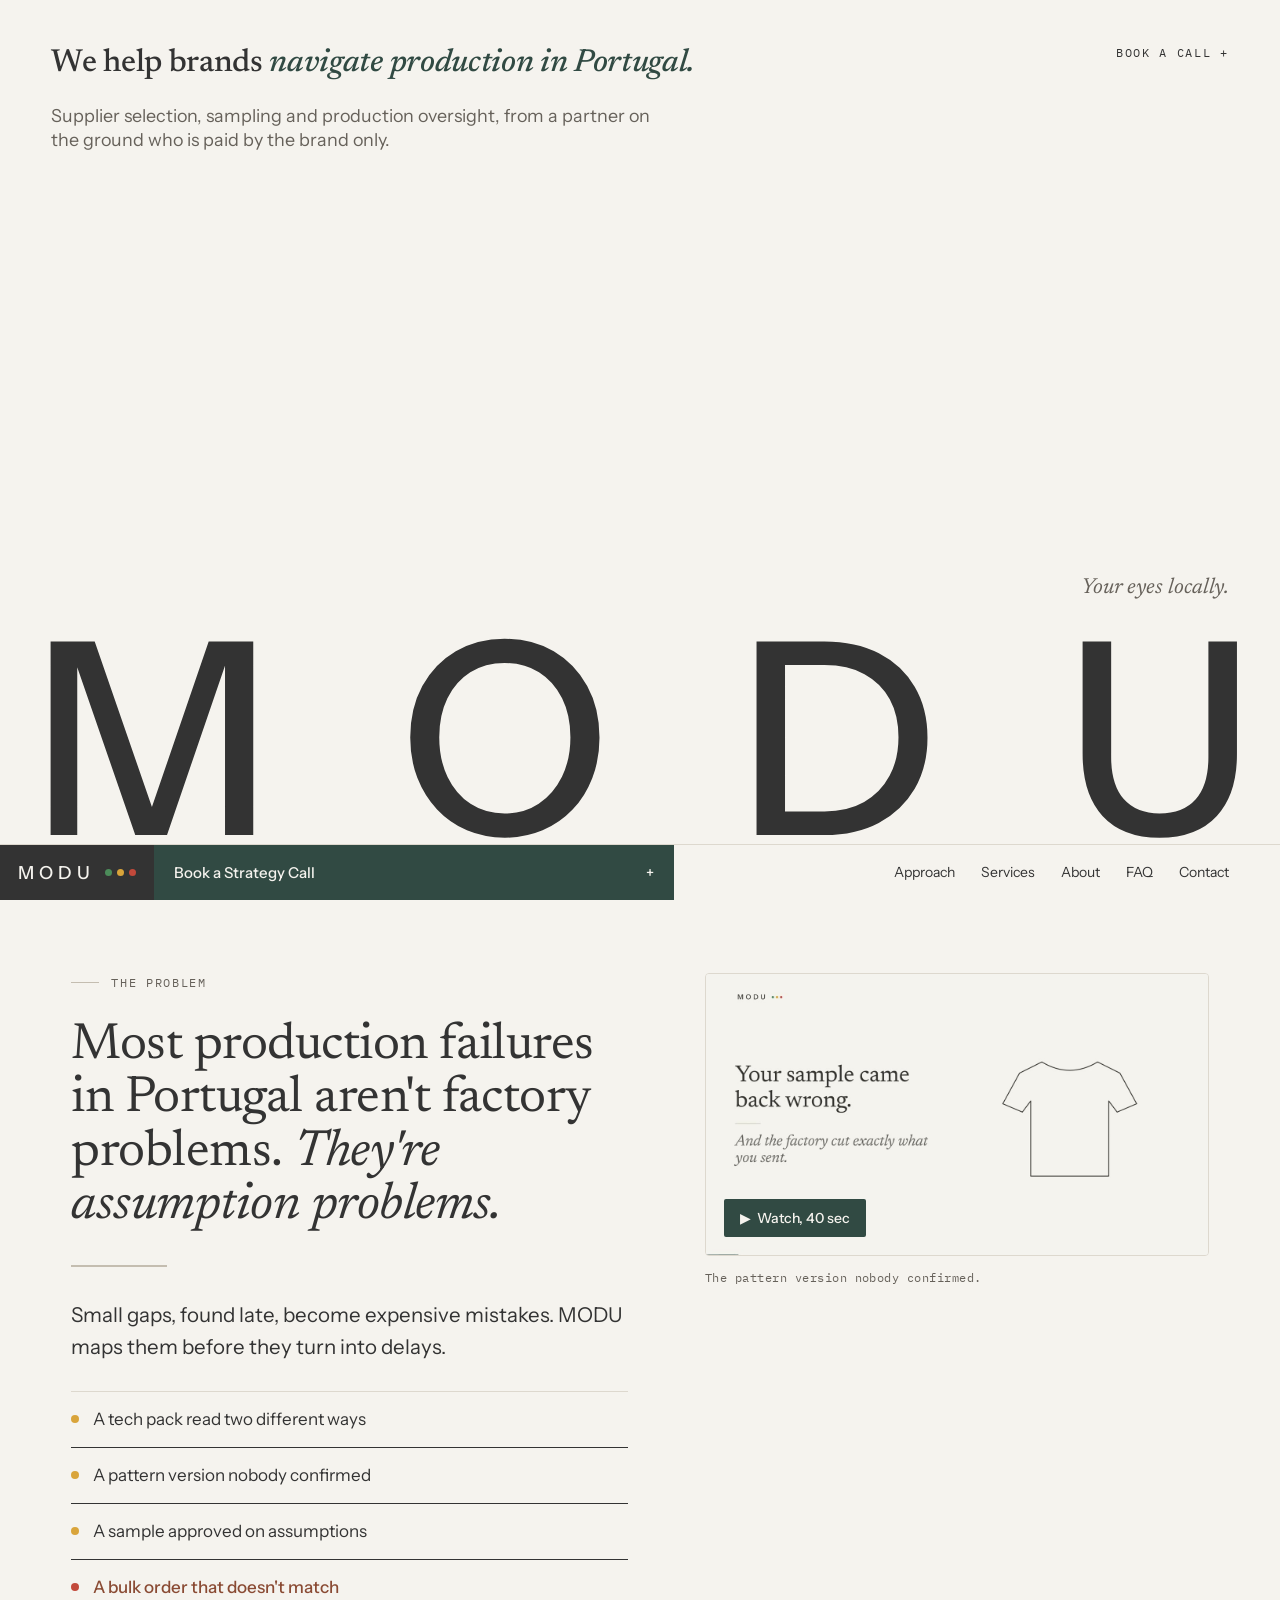
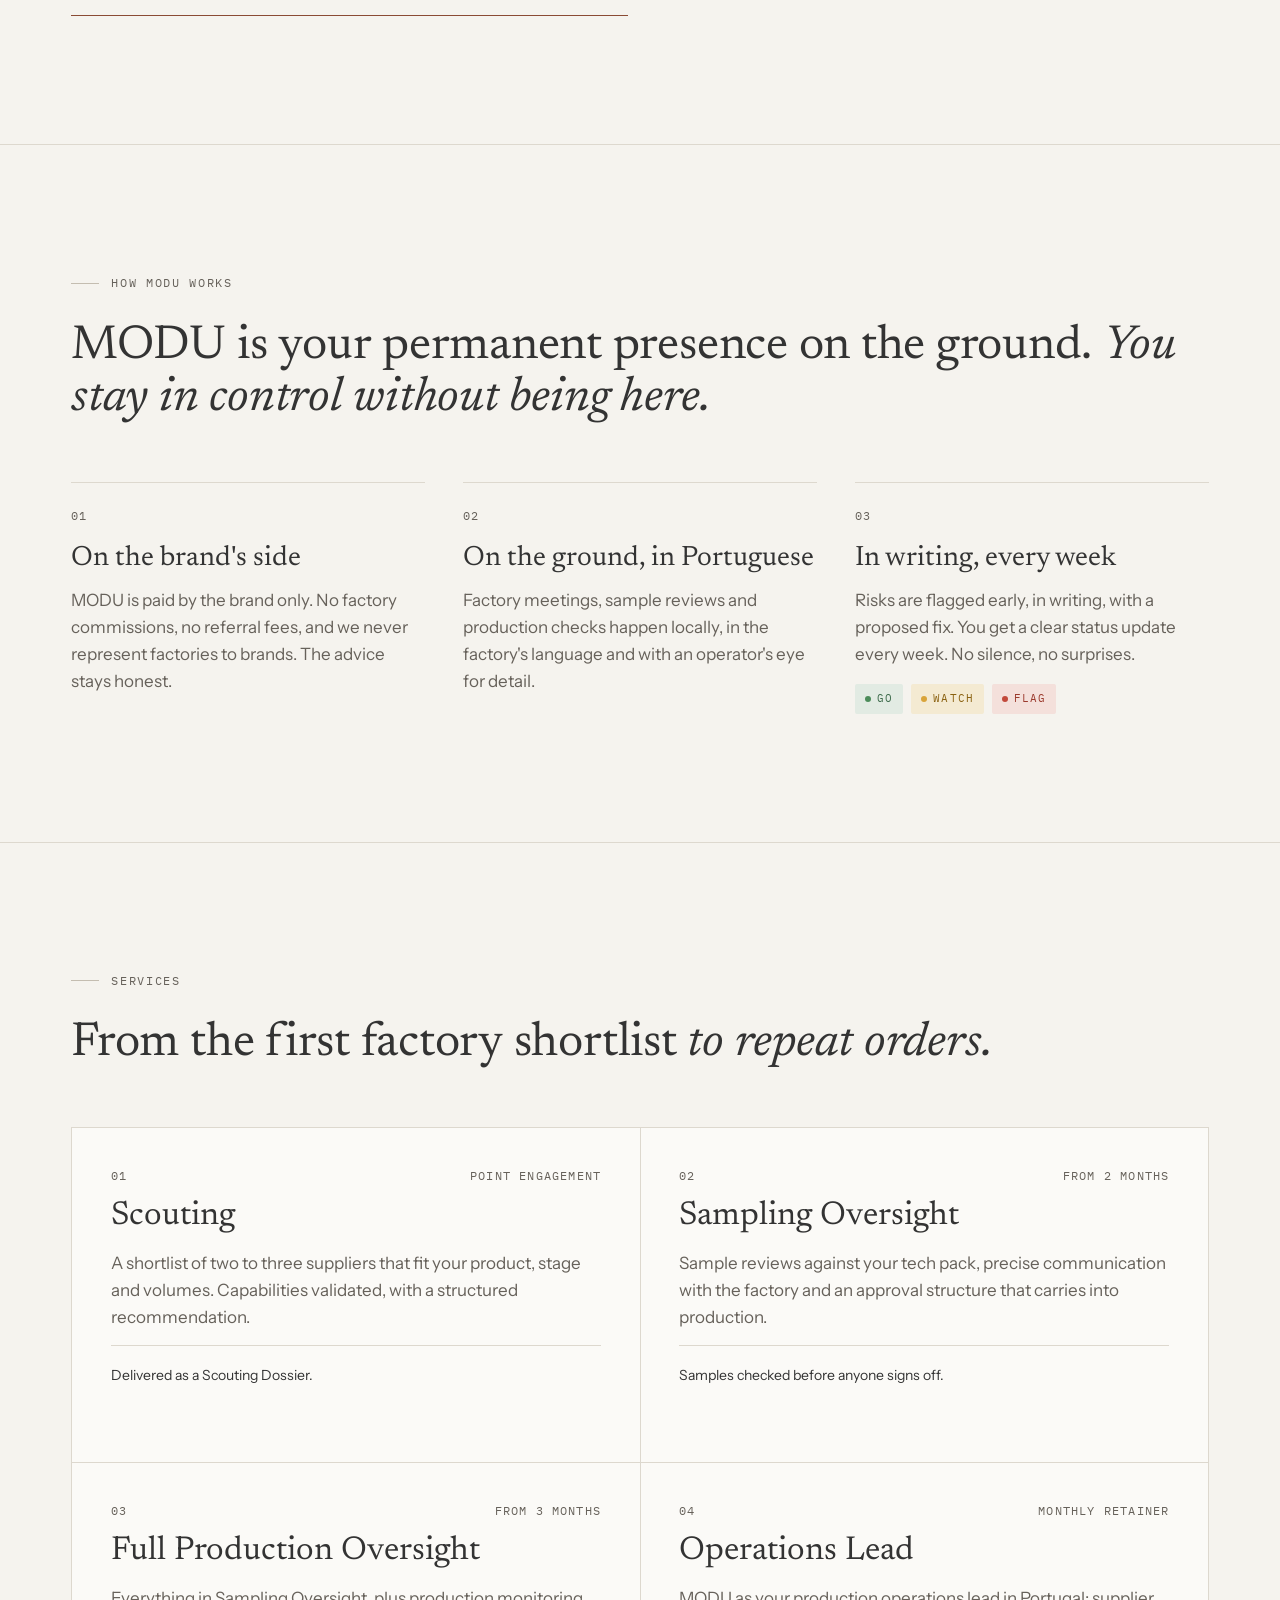
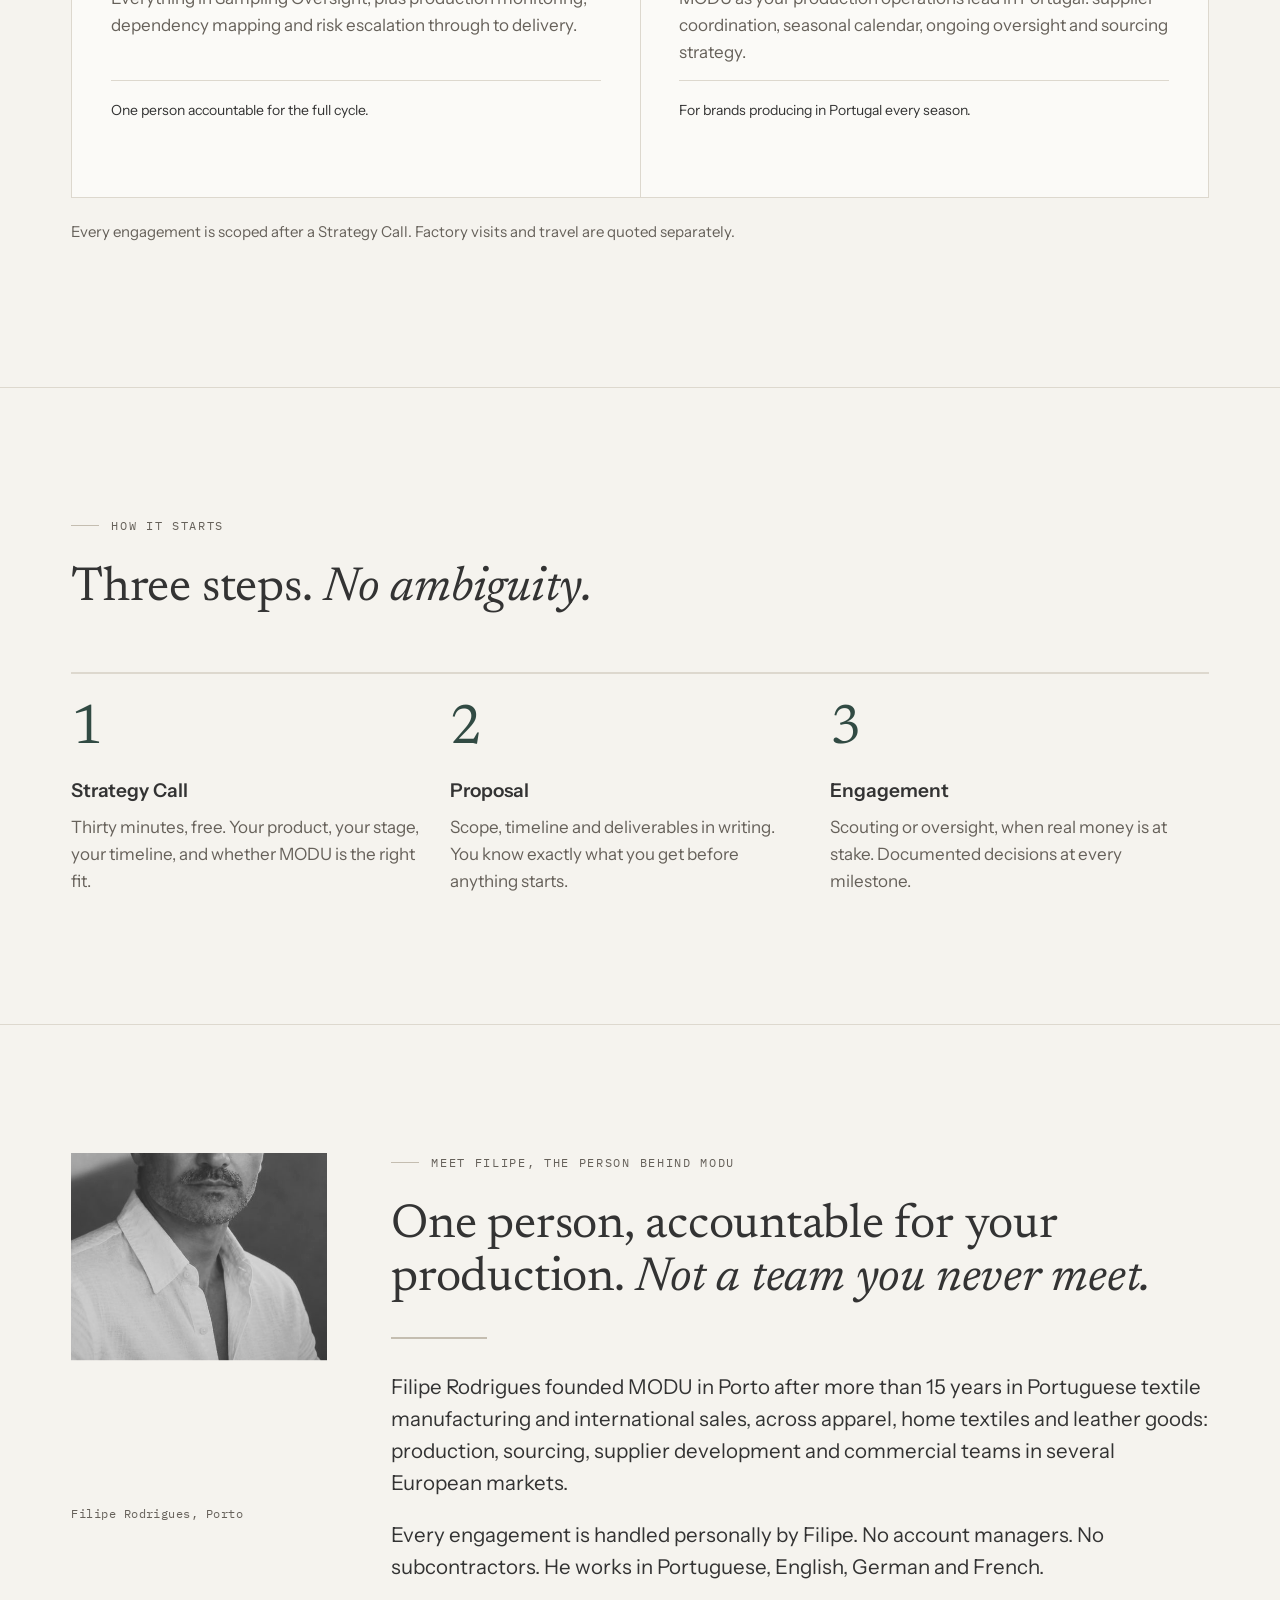
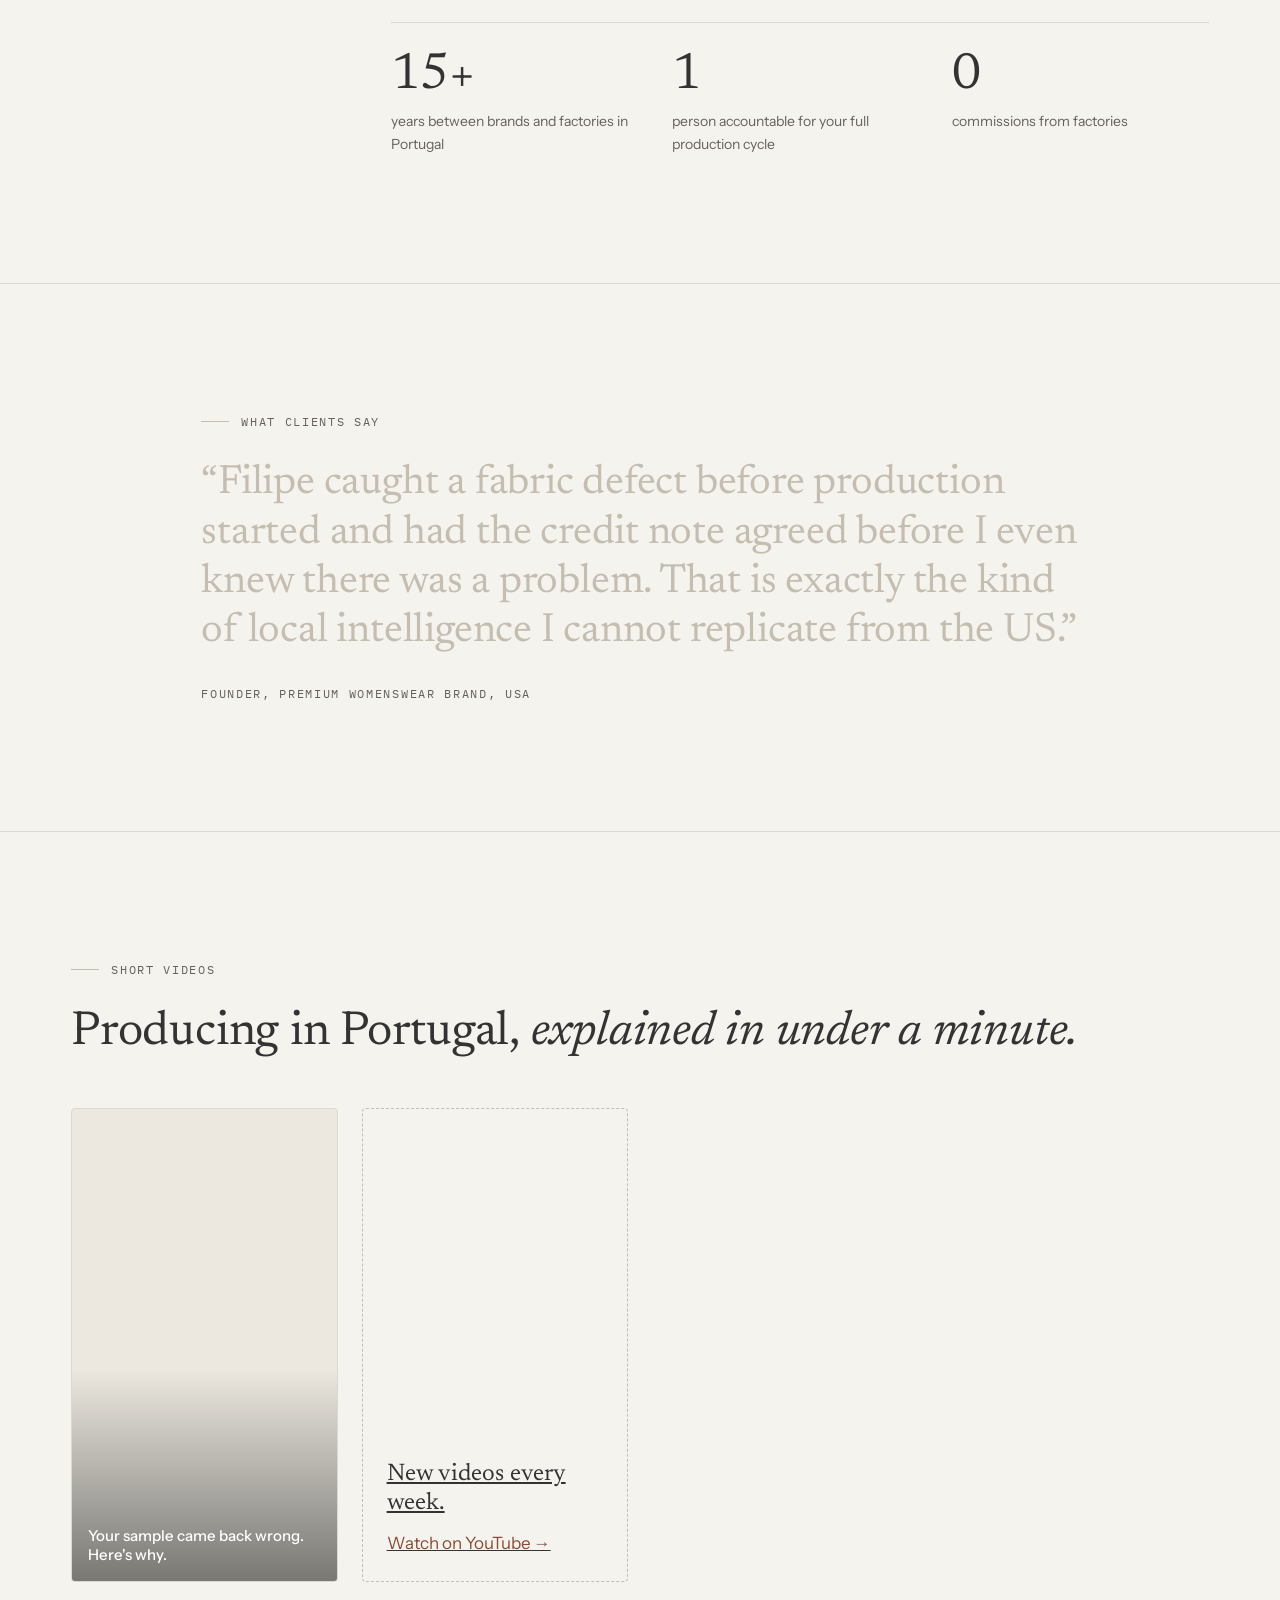
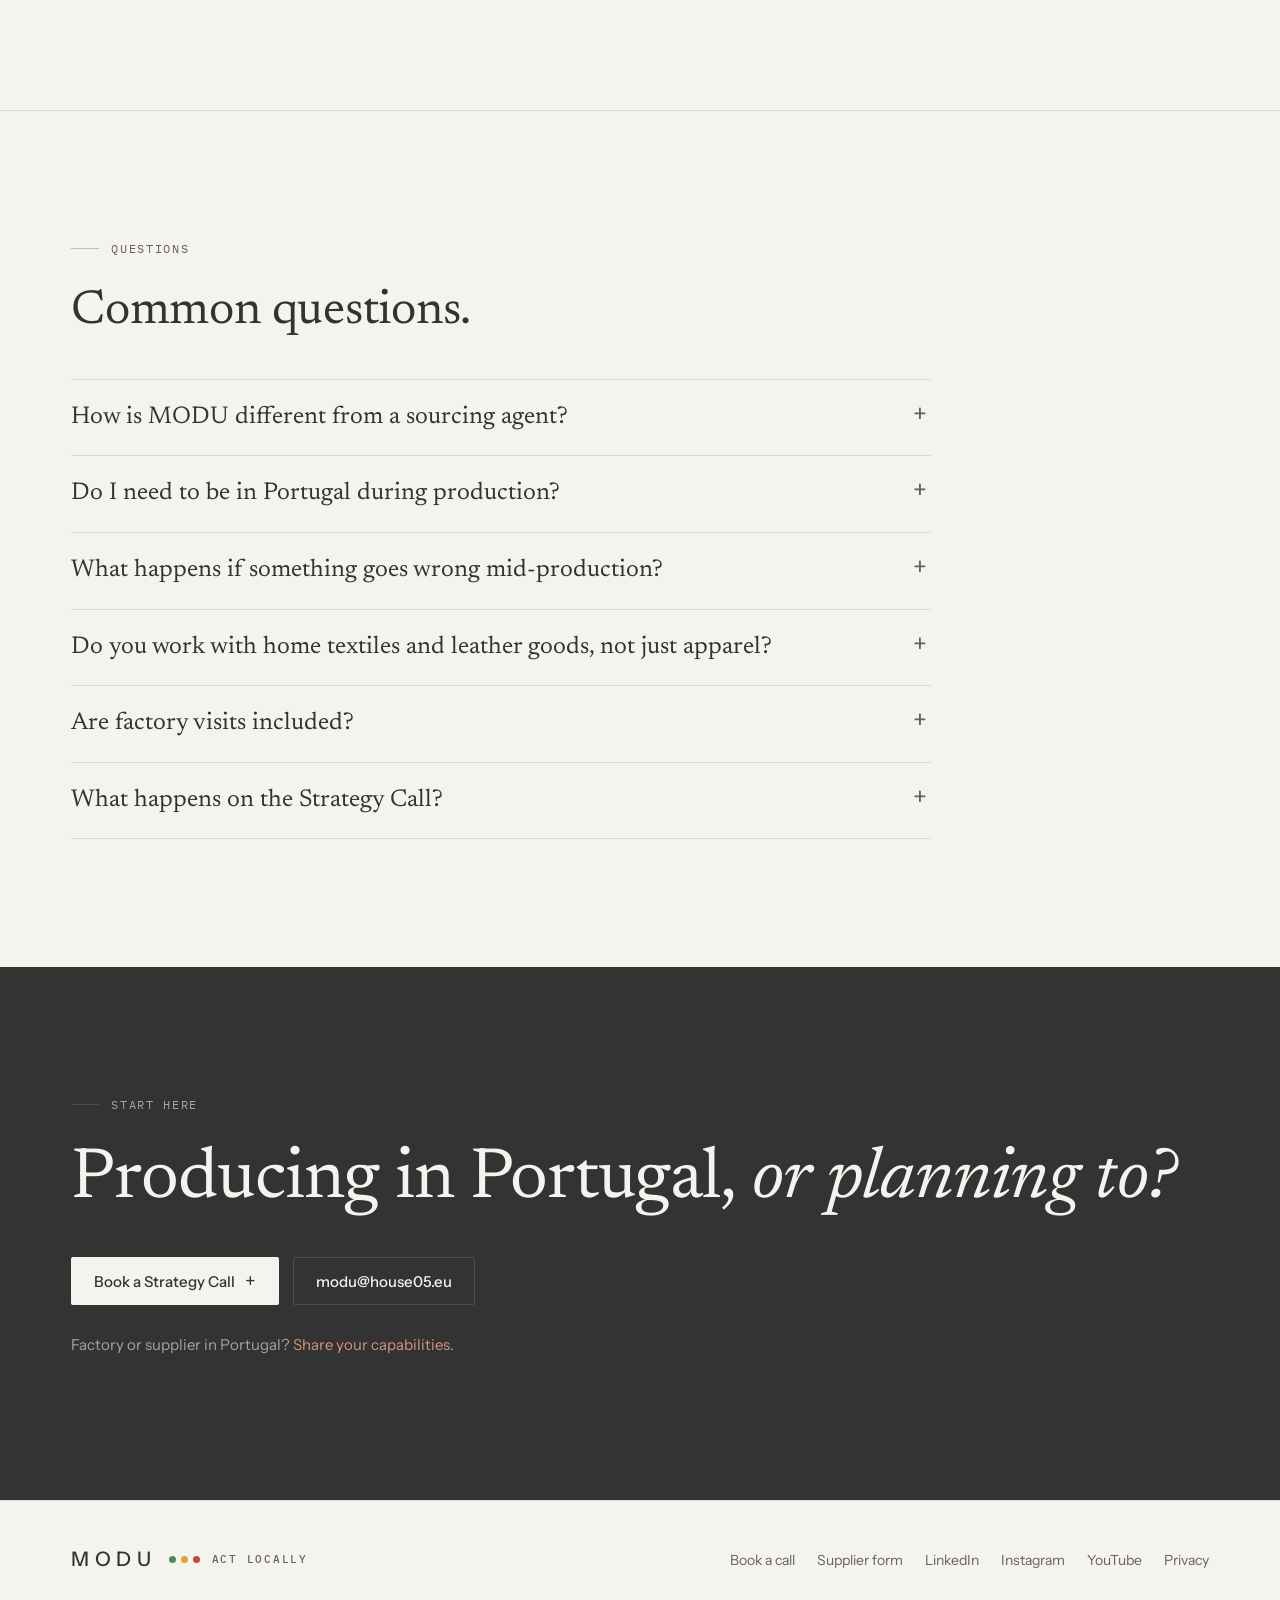
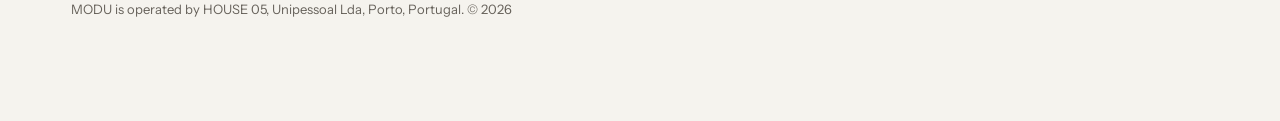
<file: index.html>
<!DOCTYPE html>
<html lang="en">
<head>
<meta charset="utf-8">
<meta name="viewport" content="width=device-width, initial-scale=1">
<title>MODU | Production oversight in Portugal, on the brand's side</title>
<meta name="description" content="MODU is a buyer-side production partner for fashion and home textile brands manufacturing in Portugal. Supplier scouting, sampling and production oversight. Paid by the brand only.">
<link rel="canonical" href="https://moduportugal.eu/">
<meta property="og:type" content="website">
<meta property="og:site_name" content="MODU">
<meta property="og:title" content="MODU | Your eyes locally in Portugal">
<meta property="og:description" content="Most production failures in Portugal aren't factory problems. They're assumption problems. MODU maps them before they turn into delays.">
<meta property="og:url" content="https://moduportugal.eu/">
<meta property="og:image" content="https://moduportugal.eu/assets/img/og.png">
<meta name="twitter:card" content="summary_large_image">
<meta name="theme-color" content="#F5F3EE">
<link rel="icon" href="/assets/img/favicon.svg" type="image/svg+xml">
<link rel="preload" href="/assets/fonts/instrument-sans-latin-500-normal.woff2" as="font" type="font/woff2" crossorigin>
<link rel="preload" href="/assets/fonts/newsreader-latin-400-normal.woff2" as="font" type="font/woff2" crossorigin>
<link rel="stylesheet" href="/css/site.css">
<script type="application/ld+json">
{"@context":"https://schema.org","@type":"ProfessionalService","name":"MODU","url":"https://moduportugal.eu/","description":"Buyer-side production oversight for fashion and home textile brands manufacturing in Portugal.","email":"modu@house05.eu","areaServed":"PT","address":{"@type":"PostalAddress","addressLocality":"Porto","addressCountry":"PT"},"founder":{"@type":"Person","name":"Filipe Rodrigues"},"parentOrganization":{"@type":"Organization","name":"HOUSE 05, Unipessoal Lda"},"sameAs":["https://www.linkedin.com/in/pedrofiliperodrigues/","https://www.instagram.com/moduportugal/","https://www.youtube.com/@moduportugal"]}
</script>
</head>
<body>
<a class="skip" href="#main">Skip to content</a>

<main id="main">

<section class="hero" aria-label="Introduction">
  <div class="topline">
    <div class="intro">
      <h1 class="claim">We help brands <span class="it">navigate production in Portugal.</span></h1>
      <p class="sub">Supplier selection, sampling and production oversight, from a partner on the ground who is paid by the brand only.</p>
    </div>
    <a class="book" href="/start/">Book a call +</a>
  </div>
  <div class="hero-mid"><p class="eyes">Your eyes locally.</p></div>
  <div class="wordmark" id="wm" aria-hidden="true"><span>M</span><span>O</span><span>D</span><span>U</span></div>
</section>

<section id="approach">
  <div class="wrap thesis-grid">
    <div class="rv">
      <p class="label">The problem</p>
      <h2 class="display split">Most production failures in Portugal aren't factory problems. <span class="it">They're assumption problems.</span></h2>
      <hr class="rule">
      <p class="lead">Small gaps, found late, become expensive mistakes. MODU maps them before they turn into delays.</p>
      <ul class="gaps stagger">
        <li>A tech pack read two different ways</li>
        <li>A pattern version nobody confirmed</li>
        <li>A sample approved on assumptions</li>
        <li class="fail">A bulk order that doesn't match</li>
      </ul>
    </div>
    <div class="rv">
      <div class="video">
        <video preload="none" playsinline muted poster="/assets/video/pattern-version-poster.jpg">
          <source src="/assets/video/pattern-version.mp4" type="video/mp4">
        </video>
        <button class="play" type="button" aria-label="Play video: the pattern version nobody confirmed"><span>&#9654;&nbsp; Watch, 40 sec</span></button>
      </div>
      <p class="caption">The pattern version nobody confirmed.</p>
    </div>
  </div>
</section>

<section>
  <div class="wrap">
    <div class="rv">
      <p class="label">How MODU works</p>
      <h2 class="h2 split">MODU is your permanent presence on the ground. <span class="it">You stay in control without being here.</span></h2>
    </div>
    <div class="cols3">
      <div class="principle rv">
        <span class="num">01</span>
        <h3>On the brand's side</h3>
        <p>MODU is paid by the brand only. No factory commissions, no referral fees, and we never represent factories to brands. The advice stays honest.</p>
      </div>
      <div class="principle rv">
        <span class="num">02</span>
        <h3>On the ground, in Portuguese</h3>
        <p>Factory meetings, sample reviews and production checks happen locally, in the factory's language and with an operator's eye for detail.</p>
      </div>
      <div class="principle rv">
        <span class="num">03</span>
        <h3>In writing, every week</h3>
        <p>Risks are flagged early, in writing, with a proposed fix. You get a clear status update every week. No silence, no surprises.</p>
        <div class="signal" aria-label="Weekly status"><span class="s-go">Go</span><span class="s-watch">Watch</span><span class="s-flag">Flag</span></div>
      </div>
    </div>
  </div>
</section>

<section id="services">
  <div class="wrap">
    <div class="rv">
      <p class="label">Services</p>
      <h2 class="h2 split">From the first factory shortlist <span class="it">to repeat orders.</span></h2>
    </div>
    <div class="services rv">
      <a class="service" href="/start/">
        <div class="meta"><span>01</span><span>Point engagement</span></div>
        <h3>Scouting</h3>
        <p>A shortlist of two to three suppliers that fit your product, stage and volumes. Capabilities validated, with a structured recommendation.</p>
        <div class="scope">Delivered as a Scouting Dossier.</div>
      <span class="go">Discuss your project <span class="arr">&rarr;</span></span></a>
      <a class="service" href="/start/">
        <div class="meta"><span>02</span><span>From 2 months</span></div>
        <h3>Sampling Oversight</h3>
        <p>Sample reviews against your tech pack, precise communication with the factory and an approval structure that carries into production.</p>
        <div class="scope">Samples checked before anyone signs off.</div>
      <span class="go">Discuss your project <span class="arr">&rarr;</span></span></a>
      <a class="service" href="/start/">
        <div class="meta"><span>03</span><span>From 3 months</span></div>
        <h3>Full Production Oversight</h3>
        <p>Everything in Sampling Oversight, plus production monitoring, dependency mapping and risk escalation through to delivery.</p>
        <div class="scope">One person accountable for the full cycle.</div>
      <span class="go">Discuss your project <span class="arr">&rarr;</span></span></a>
      <a class="service" href="/start/">
        <div class="meta"><span>04</span><span>Monthly retainer</span></div>
        <h3>Operations Lead</h3>
        <p>MODU as your production operations lead in Portugal: supplier coordination, seasonal calendar, ongoing oversight and sourcing strategy.</p>
        <div class="scope">For brands producing in Portugal every season.</div>
      <span class="go">Discuss your project <span class="arr">&rarr;</span></span></a>
    </div>
    <p class="note rv">Every engagement is scoped after a Strategy Call. Factory visits and travel are quoted separately.</p>
  </div>
</section>

<section>
  <div class="wrap">
    <div class="rv">
      <p class="label">How it starts</p>
      <h2 class="h2 split">Three steps. <span class="it">No ambiguity.</span></h2>
    </div>
    <div class="steps"><span class="steps-line" aria-hidden="true"></span>
      <div class="step rv"><div class="n">1</div><h3>Strategy Call</h3><p>Thirty minutes, free. Your product, your stage, your timeline, and whether MODU is the right fit.</p></div>
      <div class="step rv"><div class="n">2</div><h3>Proposal</h3><p>Scope, timeline and deliverables in writing. You know exactly what you get before anything starts.</p></div>
      <div class="step rv"><div class="n">3</div><h3>Engagement</h3><p>Scouting or oversight, when real money is at stake. Documented decisions at every milestone.</p></div>
    </div>
  </div>
</section>

<section id="about">
  <div class="wrap about">
    <figure class="rv portrait">
      <img src="/assets/img/filipe-rodrigues.jpg" alt="Filipe Rodrigues, founder of MODU" width="540" height="720" loading="eager">
      <figcaption>Filipe Rodrigues, Porto</figcaption>
    </figure>
    <div class="rv">
      <p class="label">Meet Filipe, the person behind MODU</p>
      <h2 class="h2 split">One person, accountable for your production. <span class="it">Not a team you never meet.</span></h2>
      <hr class="rule">
      <p class="lead">Filipe Rodrigues founded MODU in Porto after more than 15 years in Portuguese textile manufacturing and international sales, across apparel, home textiles and leather goods: production, sourcing, supplier development and commercial teams in several European markets.</p>
      <p class="lead">Every engagement is handled personally by Filipe. No account managers. No subcontractors. He works in Portuguese, English, German and French.</p>
      <div class="facts">
        <div class="fact"><div class="v" data-count="15" data-suffix="+">15+</div><div class="k">years between brands and factories in Portugal</div></div>
        <div class="fact"><div class="v" data-count="1">1</div><div class="k">person accountable for your full production cycle</div></div>
        <div class="fact"><div class="v" data-count="0">0</div><div class="k">commissions from factories</div></div>
      </div>
    </div>
  </div>
</section>

<section>
  <div class="wrap quote rv">
    <p class="label">What clients say</p>
    <blockquote class="hl">Filipe caught a fabric defect before production started and had the credit note agreed before I even knew there was a problem. That is exactly the kind of local intelligence I cannot replicate from the US.</blockquote>
    <cite>Founder, premium womenswear brand, USA</cite>
  </div>
</section>

<section id="videos">
  <div class="wrap">
    <div class="rv">
      <p class="label">Short videos</p>
      <h2 class="h2 split">Producing in Portugal, <span class="it">explained in under a minute.</span></h2>
    </div>
    <div class="vids rv">
      <div class="yt" data-id="U-_ilBPHX7I" data-title="Your sample came back wrong. Here's why."><button type="button">Your sample came back wrong. Here's why.</button></div>
      <a class="more" href="https://www.youtube.com/@moduportugal" target="_blank" rel="noopener">
        <p>New videos every week.</p>
        <span class="link">Watch on YouTube &rarr;</span>
      </a>
    </div>
  </div>
</section>

<section id="faq">
  <div class="wrap">
    <div class="rv">
      <p class="label">Questions</p>
      <h2 class="h2 split">Common questions.</h2>
    </div>
    <div class="faq rv">
      <details><summary>How is MODU different from a sourcing agent?</summary><p>A sourcing agent is usually paid by factories or on order volume, so the incentive is to close the deal. MODU is paid by the brand only, with no commissions from factories. Our incentive is to protect your production, and we stay through sampling, production and reorders, not just the introduction.</p></details>
      <details><summary>Do I need to be in Portugal during production?</summary><p>No. That is the point of MODU. We are your presence on the ground, so you do not need to be here for every stage. Many founders visit once to meet their factories, and MODU handles the rest locally.</p></details>
      <details><summary>What happens if something goes wrong mid-production?</summary><p>The work is built to catch problems before they become crises: a structured pre-production check and a weekly Go / Watch / Flag update. If something escalates, you hear it from us first, with what caused it and what is being done.</p></details>
      <details><summary>Do you work with home textiles and leather goods, not just apparel?</summary><p>Yes. MODU covers apparel, home textiles and leather goods. The process is the same. The factory network is different.</p></details>
      <details><summary>Are factory visits included?</summary><p>Visits and travel are quoted and invoiced separately for each engagement, so you only pay for the visits your project needs.</p></details>
      <details><summary>What happens on the Strategy Call?</summary><p>It is a free 30-minute call about your product, stage and timeline. It ends with a clear next step: a written proposal, or an honest answer that MODU is not the right fit.</p></details>
    </div>
  </div>
</section>

<section class="final" id="contact">
  <div class="wrap rv">
    <p class="label">Start here</p>
    <h2 class="display split">Producing in Portugal, <span class="it">or planning to?</span></h2>
    <div class="row">
      <a class="btn btn-primary" href="/start/">Book a Strategy Call <span class="plus">+</span></a>
      <a class="btn btn-secondary" href="mailto:modu@house05.eu">modu@house05.eu</a>
    </div>
    <p class="small">Factory or supplier in Portugal? <a class="link" href="/supplier-form/">Share your capabilities</a>.</p>
  </div>
</section>

</main>

<footer>
  <div class="wrap">
    <div class="foot">
      <div class="brand">MODU <span class="dots"><i class="g"></i><i class="a"></i><i class="r"></i></span> <small>ACT LOCALLY</small></div>
      <nav aria-label="Footer">
        <a href="/start/">Book a call</a>
        <a href="/supplier-form/">Supplier form</a>
        <a href="https://www.linkedin.com/in/pedrofiliperodrigues/" target="_blank" rel="noopener">LinkedIn</a>
        <a href="https://www.instagram.com/moduportugal/" target="_blank" rel="noopener">Instagram</a>
        <a href="https://www.youtube.com/@moduportugal" target="_blank" rel="noopener">YouTube</a>
        <a href="/privacy/">Privacy</a>
      </nav>
    </div>
    <p class="legal">MODU is operated by HOUSE 05, Unipessoal Lda, Porto, Portugal. &copy; <span id="year">2026</span></p>
  </div>
</footer>

<div class="bar">
  <a class="home" href="/" aria-label="MODU home">MODU <span class="dots"><i class="g"></i><i class="a"></i><i class="r"></i></span></a>
  <a class="cta" href="/start/">Book a Strategy Call <span class="plus">+</span></a>
  <nav aria-label="Main">
    <a href="/#approach">Approach</a>
    <a href="/#services">Services</a>
    <a href="/#about">About</a>
    <a href="/#faq">FAQ</a>
    <a href="/#contact">Contact</a>
  </nav>
</div>

<script src="/js/site.js" defer></script>
</body>
</html>
</file>
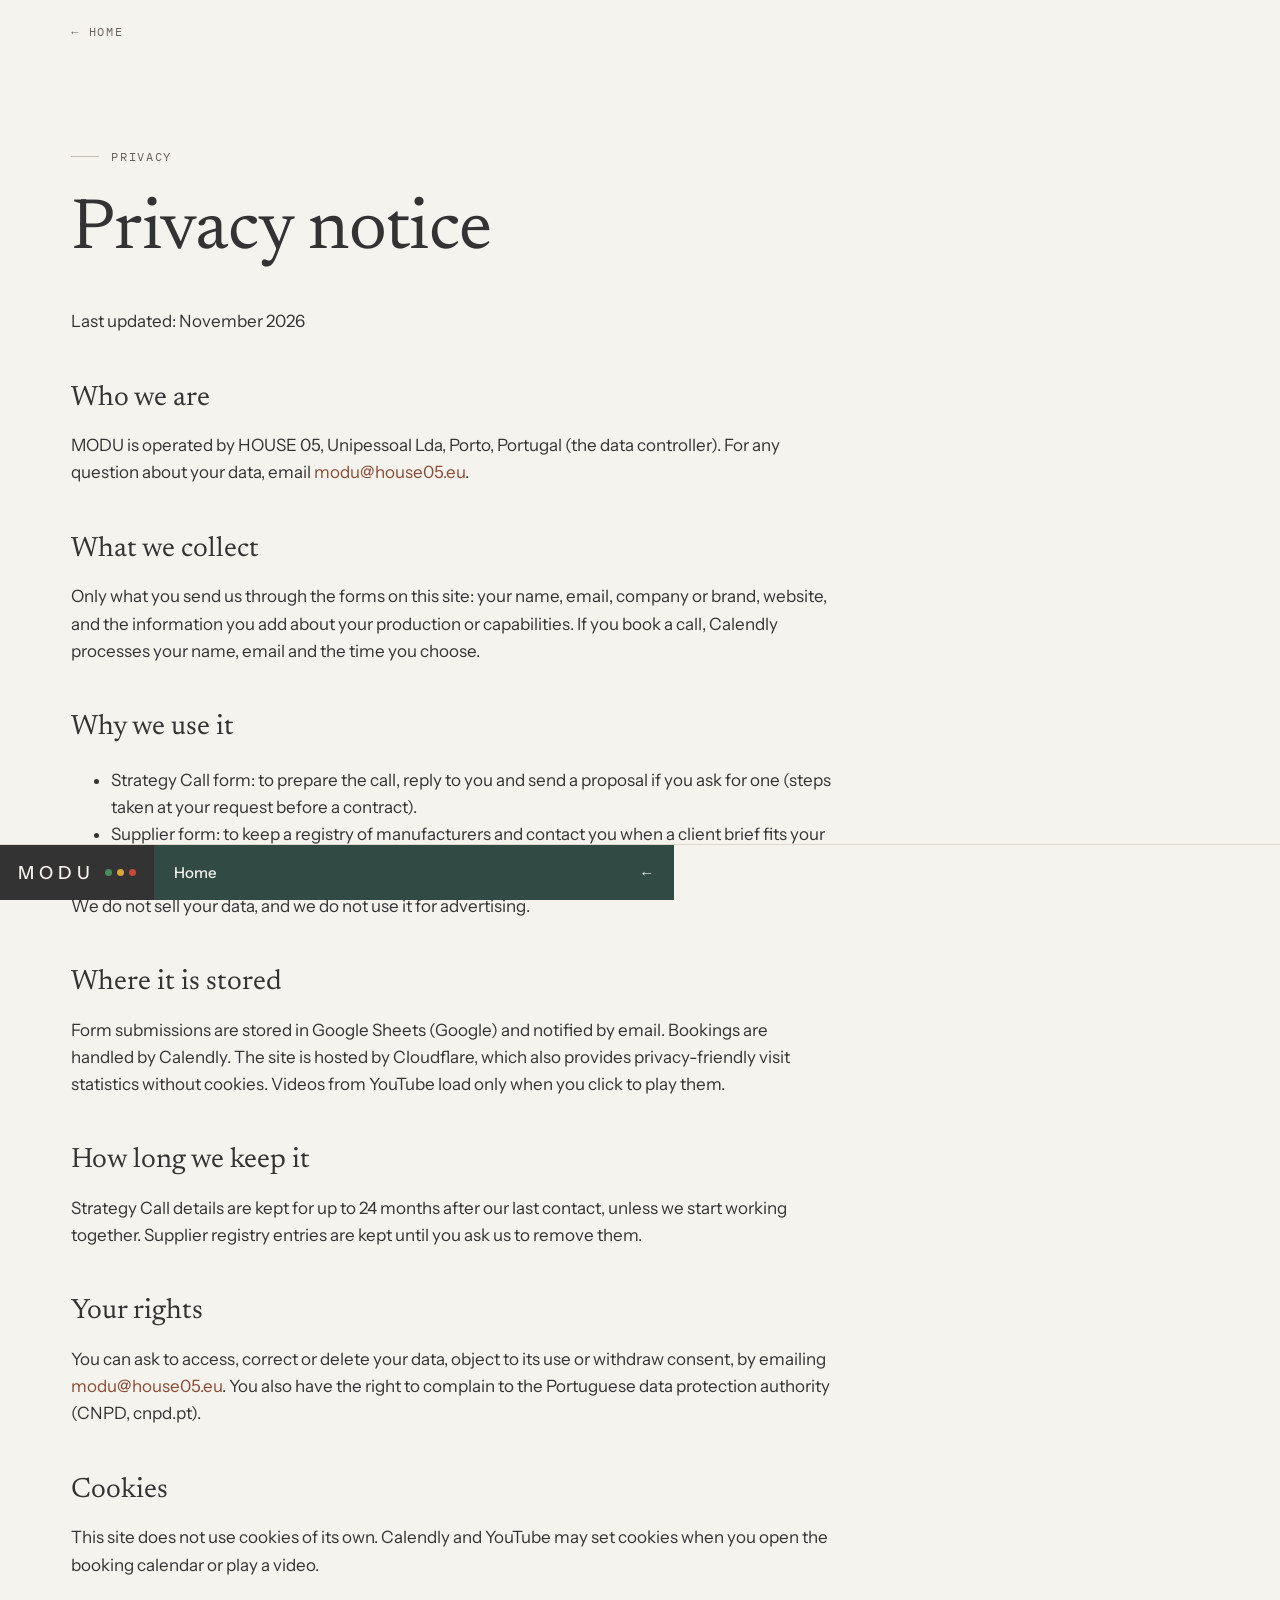
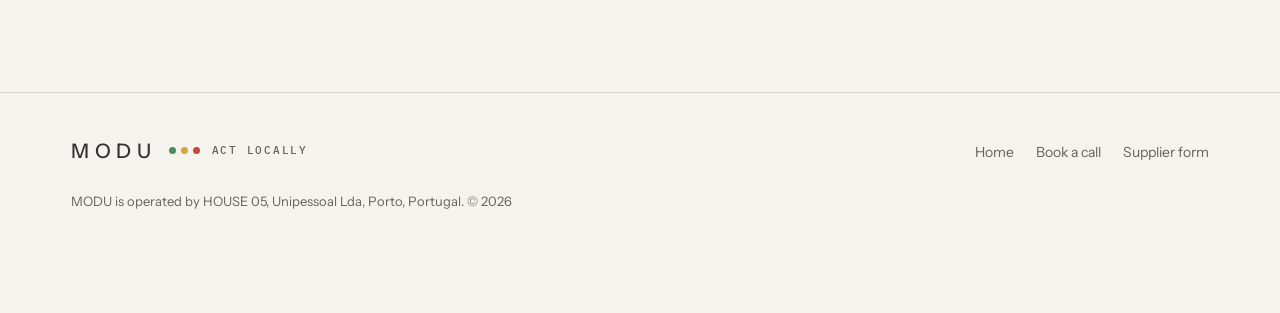
<file: privacy/index.html>
<!DOCTYPE html>
<html lang="en">
<head>
<meta charset="utf-8">
<meta name="viewport" content="width=device-width, initial-scale=1">
<title>Privacy notice | MODU</title>
<meta name="description" content="How MODU collects and uses personal data on moduportugal.eu.">
<link rel="canonical" href="https://moduportugal.eu/privacy/">
<meta name="theme-color" content="#F5F3EE">
<link rel="icon" href="/assets/img/favicon.svg" type="image/svg+xml">
<link rel="stylesheet" href="/css/site.css">
</head>
<body>
<a class="skip" href="#main">Skip to content</a>
<main id="main">
  <div class="wrap">
    <a class="back" href="/">&larr; Home</a>
    <header class="page-head">
      <p class="label">Privacy</p>
      <h1 class="display">Privacy notice</h1>
    </header>
    <div class="prose">
      <p class="muted">Last updated: November 2026</p>

      <h2>Who we are</h2>
      <p>MODU is operated by HOUSE 05, Unipessoal Lda, Porto, Portugal (the data controller). For any question about your data, email <a class="link" href="mailto:modu@house05.eu">modu@house05.eu</a>.</p>

      <h2>What we collect</h2>
      <p>Only what you send us through the forms on this site: your name, email, company or brand, website, and the information you add about your production or capabilities. If you book a call, Calendly processes your name, email and the time you choose.</p>

      <h2>Why we use it</h2>
      <ul>
        <li>Strategy Call form: to prepare the call, reply to you and send a proposal if you ask for one (steps taken at your request before a contract).</li>
        <li>Supplier form: to keep a registry of manufacturers and contact you when a client brief fits your capabilities (your consent, which you can withdraw at any time).</li>
      </ul>
      <p>We do not sell your data, and we do not use it for advertising.</p>

      <h2>Where it is stored</h2>
      <p>Form submissions are stored in Google Sheets (Google) and notified by email. Bookings are handled by Calendly. The site is hosted by Cloudflare, which also provides privacy-friendly visit statistics without cookies. Videos from YouTube load only when you click to play them.</p>

      <h2>How long we keep it</h2>
      <p>Strategy Call details are kept for up to 24 months after our last contact, unless we start working together. Supplier registry entries are kept until you ask us to remove them.</p>

      <h2>Your rights</h2>
      <p>You can ask to access, correct or delete your data, object to its use or withdraw consent, by emailing <a class="link" href="mailto:modu@house05.eu">modu@house05.eu</a>. You also have the right to complain to the Portuguese data protection authority (CNPD, cnpd.pt).</p>

      <h2>Cookies</h2>
      <p>This site does not use cookies of its own. Calendly and YouTube may set cookies when you open the booking calendar or play a video.</p>
    </div>
  </div>
</main>
<footer>
  <div class="wrap">
    <div class="foot">
      <div class="brand">MODU <span class="dots"><i class="g"></i><i class="a"></i><i class="r"></i></span> <small>ACT LOCALLY</small></div>
      <nav aria-label="Footer"><a href="/">Home</a><a href="/start/">Book a call</a><a href="/supplier-form/">Supplier form</a></nav>
    </div>
    <p class="legal">MODU is operated by HOUSE 05, Unipessoal Lda, Porto, Portugal. &copy; <span id="year">2026</span></p>
  </div>
</footer>
<div class="bar">
  <a class="home" href="/" aria-label="MODU home">MODU <span class="dots"><i class="g"></i><i class="a"></i><i class="r"></i></span></a>
  <a class="cta" href="/">Home <span class="plus">&larr;</span></a>
</div>
<script src="/js/site.js" defer></script>
</body>
</html>
</file>
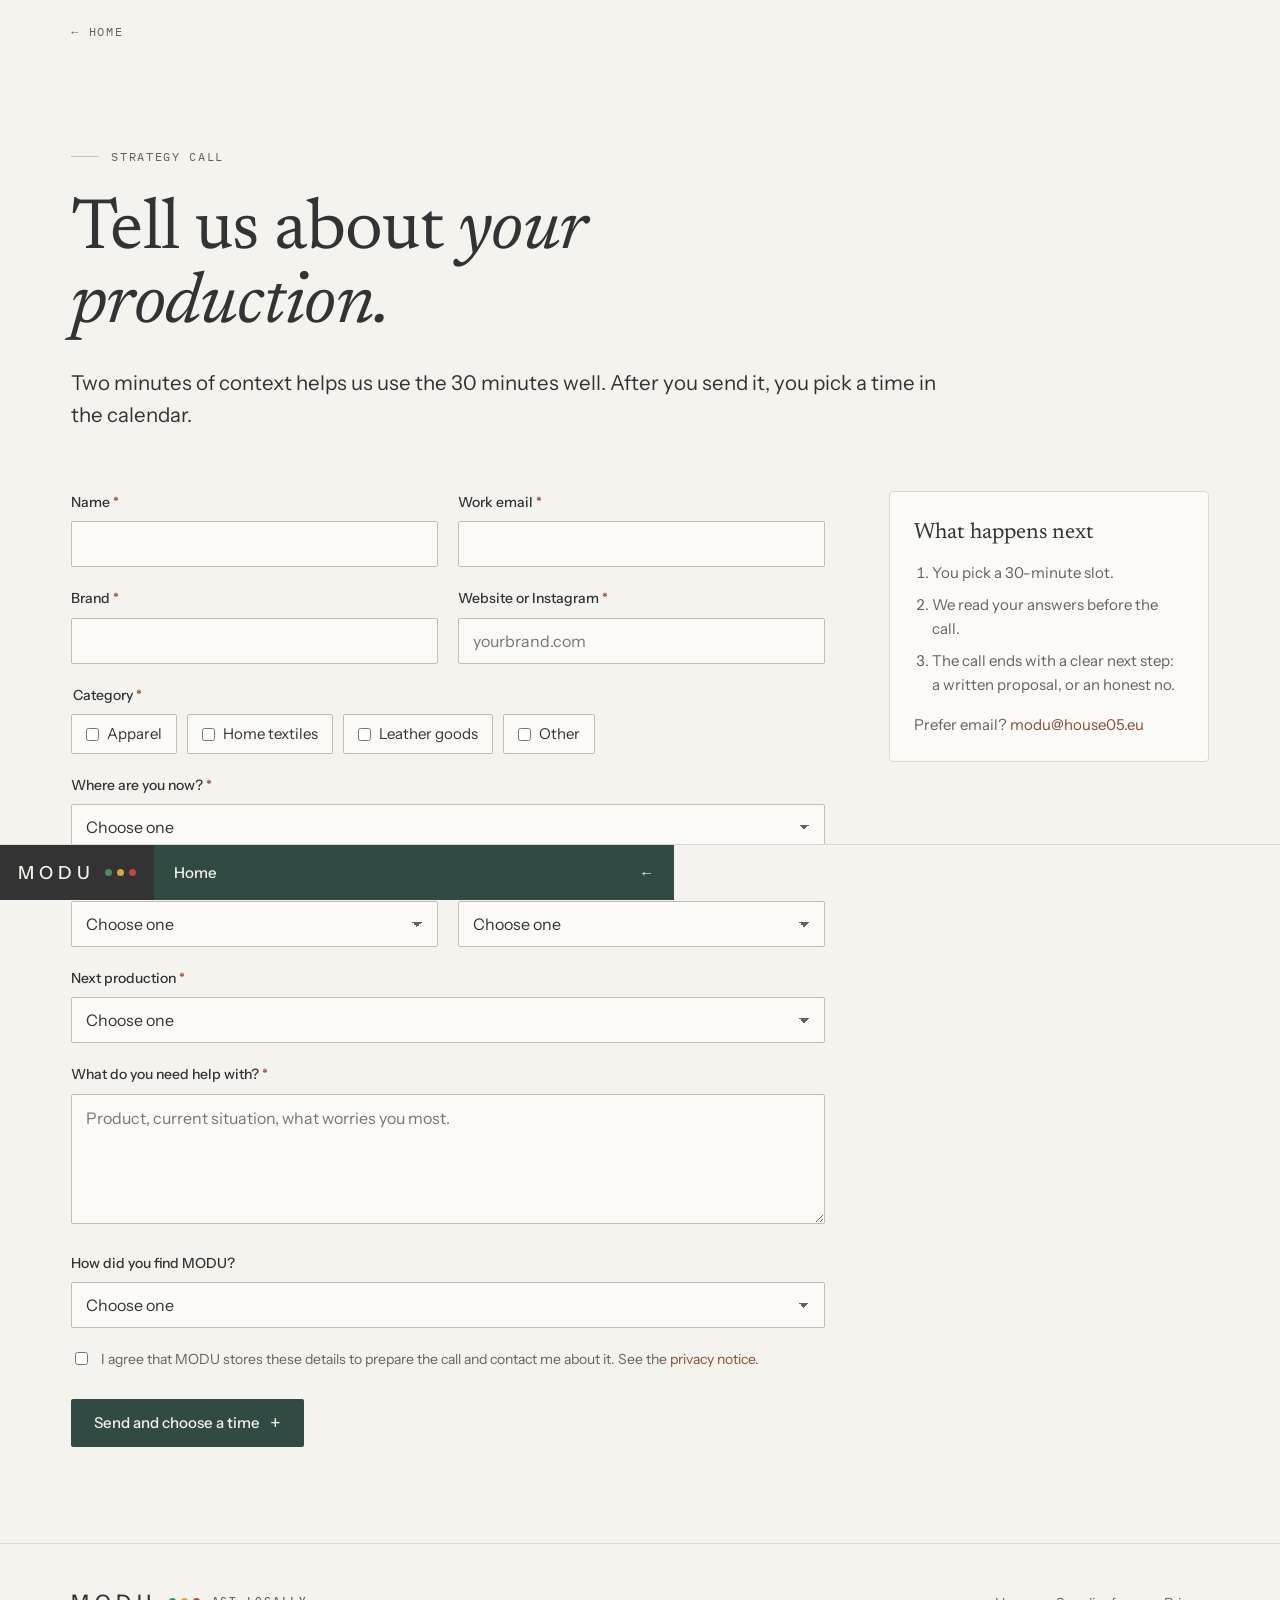
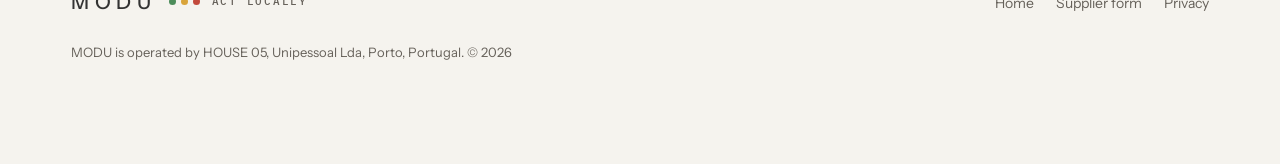
<file: start/index.html>
<!DOCTYPE html>
<html lang="en">
<head>
<meta charset="utf-8">
<meta name="viewport" content="width=device-width, initial-scale=1">
<title>Book a Strategy Call | MODU</title>
<meta name="description" content="Tell us about your production in Portugal and book a free 30-minute Strategy Call with MODU.">
<link rel="canonical" href="https://moduportugal.eu/start/">
<meta property="og:title" content="Book a Strategy Call | MODU">
<meta property="og:description" content="A free 30-minute call about your product, stage and timeline in Portugal.">
<meta property="og:image" content="https://moduportugal.eu/assets/img/og.png">
<meta name="twitter:card" content="summary_large_image">
<meta name="theme-color" content="#F5F3EE">
<link rel="icon" href="/assets/img/favicon.svg" type="image/svg+xml">
<link rel="stylesheet" href="/css/site.css">
</head>
<body>
<a class="skip" href="#main">Skip to content</a>
<main id="main">
  <div class="wrap">
    <a class="back" href="/">&larr; Home</a>
    <header class="page-head rv">
      <p class="label">Strategy Call</p>
      <h1 class="display">Tell us about <span class="it">your production.</span></h1>
      <p class="lead" style="margin-top:24px">Two minutes of context helps us use the 30 minutes well. After you send it, you pick a time in the calendar.</p>
    </header>

    <div class="formwrap">
      <div>
        <form data-form="client" novalidate>
          <div class="grid">
            <div class="field"><label for="name">Name <span class="req">*</span></label><input id="name" name="name" type="text" autocomplete="name" required></div>
            <div class="field"><label for="email">Work email <span class="req">*</span></label><input id="email" name="email" type="email" autocomplete="email" required></div>
            <div class="field"><label for="brand">Brand <span class="req">*</span></label><input id="brand" name="brand" type="text" autocomplete="organization" required></div>
            <div class="field"><label for="website">Website or Instagram <span class="req">*</span></label><input id="website" name="website" type="text" placeholder="yourbrand.com" required></div>

            <fieldset class="field full" data-required>
              <legend>Category <span class="req">*</span></legend>
              <div class="choices">
                <label><input type="checkbox" name="category" value="Apparel"> Apparel</label>
                <label><input type="checkbox" name="category" value="Home textiles"> Home textiles</label>
                <label><input type="checkbox" name="category" value="Leather goods"> Leather goods</label>
                <label><input type="checkbox" name="category" value="Other"> Other</label>
              </div>
            </fieldset>

            <div class="field full"><label for="stage">Where are you now? <span class="req">*</span></label>
              <select id="stage" name="stage" required>
                <option value="">Choose one</option>
                <option>First production in Portugal</option>
                <option>Moving production to Portugal</option>
                <option>Already producing in Portugal, need oversight</option>
              </select>
            </div>

            <div class="field"><label for="units">Units per style, per order <span class="req">*</span></label>
              <select id="units" name="units" required>
                <option value="">Choose one</option>
                <option>Under 300</option>
                <option>300 to 1,000</option>
                <option>1,000 to 5,000</option>
                <option>Over 5,000</option>
              </select>
            </div>
            <div class="field"><label for="retail">Retail price per piece <span class="req">*</span></label>
              <select id="retail" name="retail_price" required>
                <option value="">Choose one</option>
                <option>Under &euro;50</option>
                <option>&euro;50 to &euro;150</option>
                <option>&euro;150 to &euro;400</option>
                <option>Over &euro;400</option>
              </select>
            </div>

            <div class="field full"><label for="timeline">Next production <span class="req">*</span></label>
              <select id="timeline" name="timeline" required>
                <option value="">Choose one</option>
                <option>Within 3 months</option>
                <option>3 to 6 months</option>
                <option>6 to 12 months</option>
                <option>Not decided yet</option>
              </select>
            </div>

            <div class="field full"><label for="need">What do you need help with? <span class="req">*</span></label>
              <textarea id="need" name="need" required placeholder="Product, current situation, what worries you most."></textarea>
            </div>

            <div class="field full"><label for="source">How did you find MODU?</label>
              <select id="source" name="source">
                <option value="">Choose one</option>
                <option>LinkedIn</option>
                <option>Instagram</option>
                <option>YouTube</option>
                <option>Google</option>
                <option>Referral</option>
                <option>Other</option>
              </select>
            </div>

            <label class="consent full"><input type="checkbox" name="consent" value="yes" required> <span>I agree that MODU stores these details to prepare the call and contact me about it. See the <a class="link" href="/privacy/">privacy notice</a>.</span></label>
            <div class="hp" aria-hidden="true"><label>Leave empty <input type="text" name="company_website" tabindex="-1" autocomplete="off"></label></div>
          </div>
          <div class="form-actions">
            <button class="btn btn-primary" type="submit">Send and choose a time <span class="plus">+</span></button>
            <span class="status" role="status" aria-live="polite"></span>
          </div>
        </form>

        <div class="done" id="client-done" tabindex="-1">
          <h2>Thank you. Now pick a time.</h2>
          <p class="muted">We received your details. Choose a slot below, and you will get a calendar invite with the video link.</p>
          <div class="cal" id="calendly"></div>
        </div>
      </div>

      <aside class="aside rv">
        <h3>What happens next</h3>
        <ol>
          <li>You pick a 30-minute slot.</li>
          <li>We read your answers before the call.</li>
          <li>The call ends with a clear next step: a written proposal, or an honest no.</li>
        </ol>
        <p style="margin:16px 0 0">Prefer email? <a class="link" href="mailto:modu@house05.eu">modu@house05.eu</a></p>
      </aside>
    </div>
  </div>
</main>

<footer>
  <div class="wrap">
    <div class="foot">
      <div class="brand">MODU <span class="dots"><i class="g"></i><i class="a"></i><i class="r"></i></span> <small>ACT LOCALLY</small></div>
      <nav aria-label="Footer"><a href="/">Home</a><a href="/supplier-form/">Supplier form</a><a href="/privacy/">Privacy</a></nav>
    </div>
    <p class="legal">MODU is operated by HOUSE 05, Unipessoal Lda, Porto, Portugal. &copy; <span id="year">2026</span></p>
  </div>
</footer>
<div class="bar">
  <a class="home" href="/" aria-label="MODU home">MODU <span class="dots"><i class="g"></i><i class="a"></i><i class="r"></i></span></a>
  <a class="cta" href="/">Home <span class="plus">&larr;</span></a>
</div>
<script src="/js/site.js" defer></script>
</body>
</html>
</file>
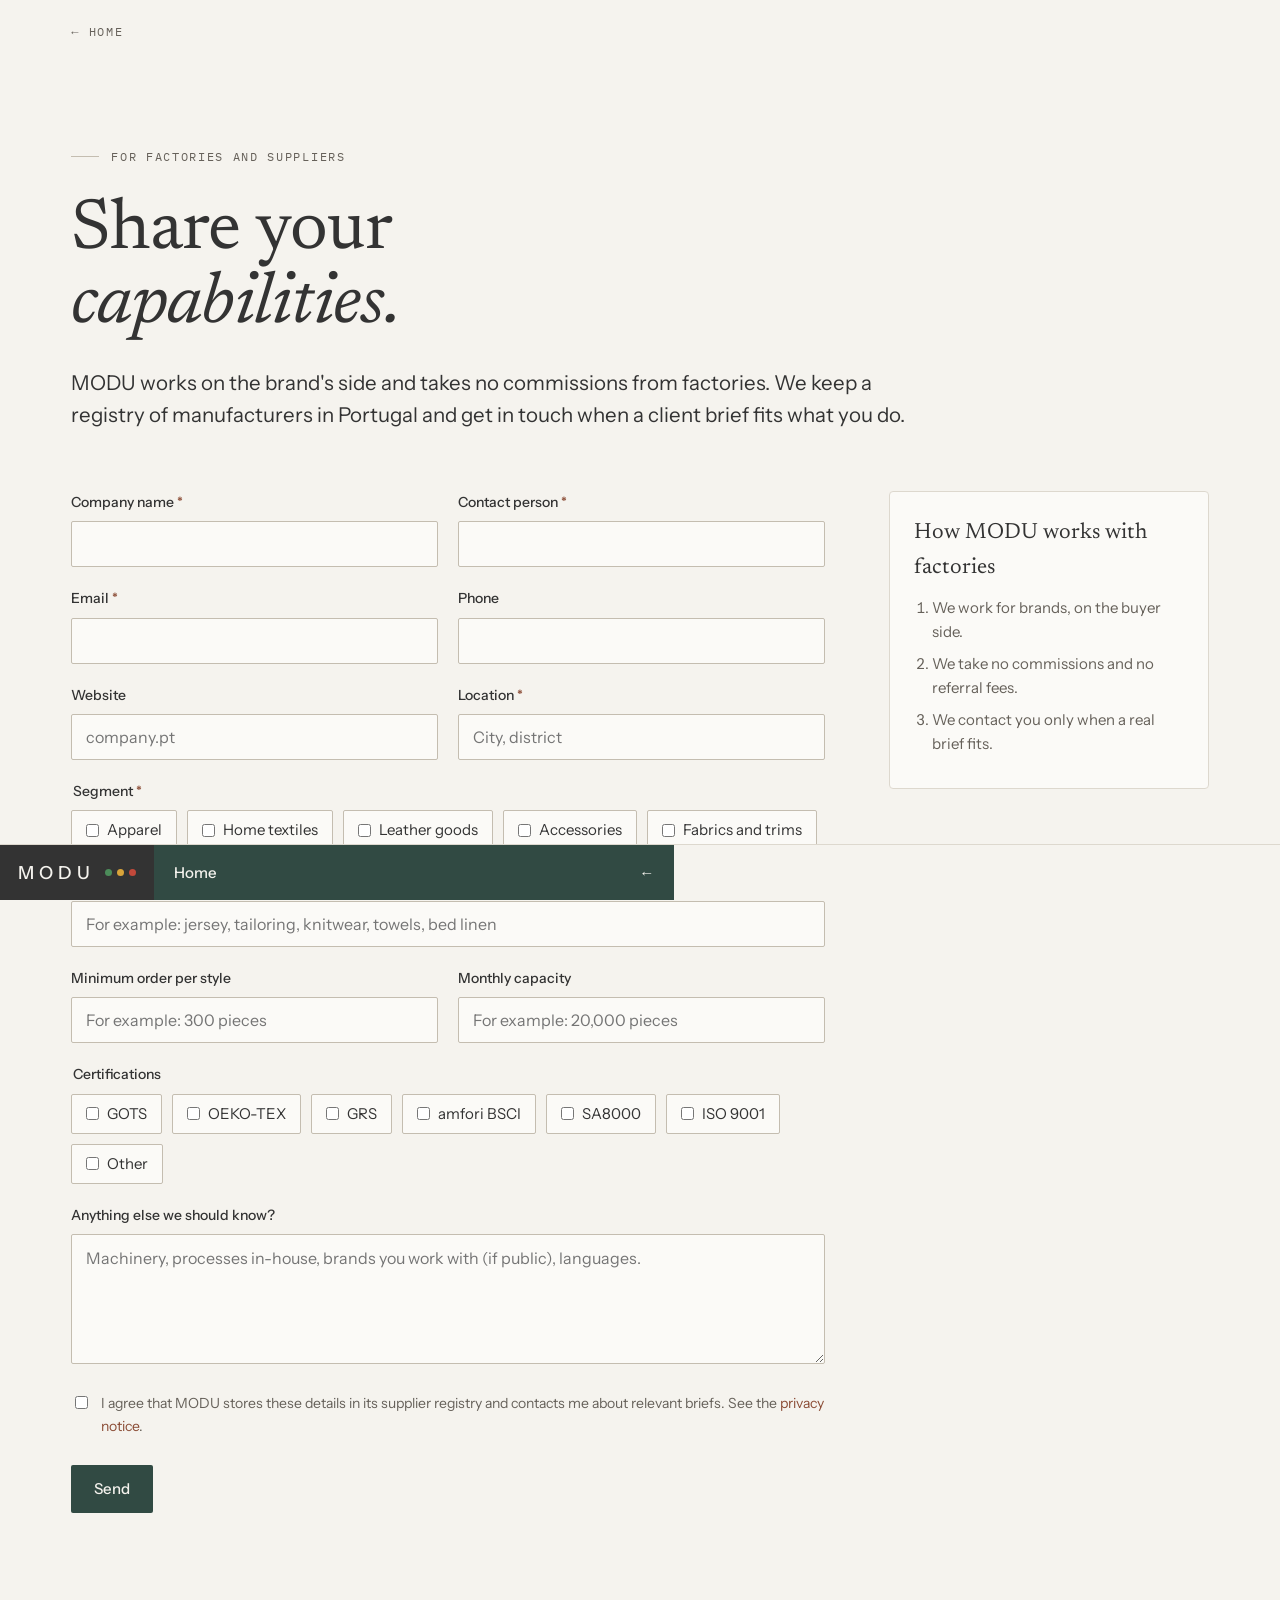
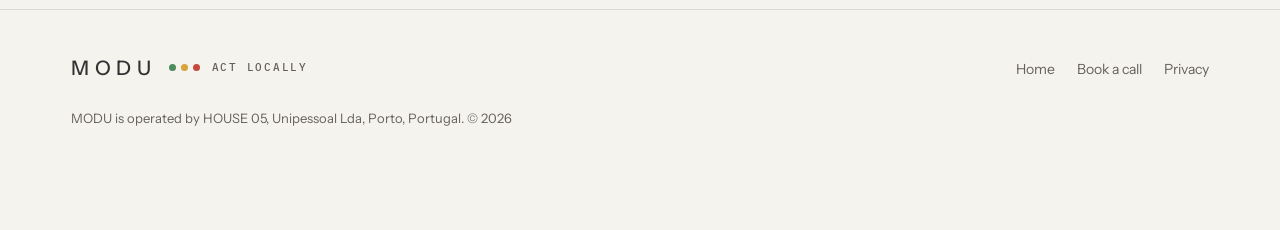
<file: supplier-form/index.html>
<!DOCTYPE html>
<html lang="en">
<head>
<meta charset="utf-8">
<meta name="viewport" content="width=device-width, initial-scale=1">
<title>Supplier form | MODU</title>
<meta name="description" content="Factories and suppliers in Portugal: share your capabilities with MODU's supplier registry.">
<link rel="canonical" href="https://moduportugal.eu/supplier-form/">
<meta property="og:title" content="Supplier form | MODU">
<meta property="og:description" content="Factories and suppliers in Portugal: share your capabilities with MODU.">
<meta property="og:image" content="https://moduportugal.eu/assets/img/og.png">
<meta name="theme-color" content="#F5F3EE">
<link rel="icon" href="/assets/img/favicon.svg" type="image/svg+xml">
<link rel="stylesheet" href="/css/site.css">
</head>
<body>
<a class="skip" href="#main">Skip to content</a>
<main id="main">
  <div class="wrap">
    <a class="back" href="/">&larr; Home</a>
    <header class="page-head rv">
      <p class="label">For factories and suppliers</p>
      <h1 class="display">Share your <span class="it">capabilities.</span></h1>
      <p class="lead" style="margin-top:24px">MODU works on the brand's side and takes no commissions from factories. We keep a registry of manufacturers in Portugal and get in touch when a client brief fits what you do.</p>
    </header>

    <div class="formwrap">
      <div>
        <form data-form="supplier" novalidate>
          <div class="grid">
            <div class="field"><label for="factory_name">Company name <span class="req">*</span></label><input id="factory_name" name="factory_name" type="text" autocomplete="organization" required></div>
            <div class="field"><label for="contact_person">Contact person <span class="req">*</span></label><input id="contact_person" name="contact_person" type="text" autocomplete="name" required></div>
            <div class="field"><label for="email">Email <span class="req">*</span></label><input id="email" name="email" type="email" autocomplete="email" required></div>
            <div class="field"><label for="phone">Phone</label><input id="phone" name="phone" type="tel" autocomplete="tel"></div>
            <div class="field"><label for="website">Website</label><input id="website" name="website" type="text" placeholder="company.pt"></div>
            <div class="field"><label for="location">Location <span class="req">*</span></label><input id="location" name="location" type="text" placeholder="City, district" required></div>

            <fieldset class="field full" data-required>
              <legend>Segment <span class="req">*</span></legend>
              <div class="choices">
                <label><input type="checkbox" name="segment" value="Apparel"> Apparel</label>
                <label><input type="checkbox" name="segment" value="Home textiles"> Home textiles</label>
                <label><input type="checkbox" name="segment" value="Leather goods"> Leather goods</label>
                <label><input type="checkbox" name="segment" value="Accessories"> Accessories</label>
                <label><input type="checkbox" name="segment" value="Fabrics and trims"> Fabrics and trims</label>
              </div>
            </fieldset>

            <div class="field full"><label for="product_speciality">Product speciality <span class="req">*</span></label><input id="product_speciality" name="product_speciality" type="text" placeholder="For example: jersey, tailoring, knitwear, towels, bed linen" required></div>

            <div class="field"><label for="moq">Minimum order per style</label><input id="moq" name="moq" type="text" placeholder="For example: 300 pieces"></div>
            <div class="field"><label for="monthly_capacity">Monthly capacity</label><input id="monthly_capacity" name="monthly_capacity" type="text" placeholder="For example: 20,000 pieces"></div>

            <fieldset class="field full">
              <legend>Certifications</legend>
              <div class="choices">
                <label><input type="checkbox" name="certifications" value="GOTS"> GOTS</label>
                <label><input type="checkbox" name="certifications" value="OEKO-TEX"> OEKO-TEX</label>
                <label><input type="checkbox" name="certifications" value="GRS"> GRS</label>
                <label><input type="checkbox" name="certifications" value="amfori BSCI"> amfori BSCI</label>
                <label><input type="checkbox" name="certifications" value="SA8000"> SA8000</label>
                <label><input type="checkbox" name="certifications" value="ISO 9001"> ISO 9001</label>
                <label><input type="checkbox" name="certifications" value="Other"> Other</label>
              </div>
            </fieldset>

            <div class="field full"><label for="notes">Anything else we should know?</label><textarea id="notes" name="notes" placeholder="Machinery, processes in-house, brands you work with (if public), languages."></textarea></div>

            <label class="consent full"><input type="checkbox" name="consent" value="yes" required> <span>I agree that MODU stores these details in its supplier registry and contacts me about relevant briefs. See the <a class="link" href="/privacy/">privacy notice</a>.</span></label>
            <div class="hp" aria-hidden="true"><label>Leave empty <input type="text" name="company_website" tabindex="-1" autocomplete="off"></label></div>
          </div>
          <div class="form-actions">
            <button class="btn btn-primary" type="submit">Send</button>
            <span class="status" role="status" aria-live="polite"></span>
          </div>
        </form>

        <div class="done" id="supplier-done" tabindex="-1">
          <h2>Thank you.</h2>
          <p class="muted" style="margin:0">Your details are in our registry. We will contact you when a client brief fits your capabilities.</p>
        </div>
      </div>

      <aside class="aside rv">
        <h3>How MODU works with factories</h3>
        <ol>
          <li>We work for brands, on the buyer side.</li>
          <li>We take no commissions and no referral fees.</li>
          <li>We contact you only when a real brief fits.</li>
        </ol>
      </aside>
    </div>
  </div>
</main>

<footer>
  <div class="wrap">
    <div class="foot">
      <div class="brand">MODU <span class="dots"><i class="g"></i><i class="a"></i><i class="r"></i></span> <small>ACT LOCALLY</small></div>
      <nav aria-label="Footer"><a href="/">Home</a><a href="/start/">Book a call</a><a href="/privacy/">Privacy</a></nav>
    </div>
    <p class="legal">MODU is operated by HOUSE 05, Unipessoal Lda, Porto, Portugal. &copy; <span id="year">2026</span></p>
  </div>
</footer>
<div class="bar">
  <a class="home" href="/" aria-label="MODU home">MODU <span class="dots"><i class="g"></i><i class="a"></i><i class="r"></i></span></a>
  <a class="cta" href="/">Home <span class="plus">&larr;</span></a>
</div>
<script src="/js/site.js" defer></script>
</body>
</html>
</file>
<file: css/site.css>
/* MODU — moduportugal.eu
   Design system: MODU Design System (linen, graphite, pine, terracotta).
   Newsreader (display), Instrument Sans (UI/body), IBM Plex Mono (labels). */

@font-face{font-family:"Newsreader";src:url(/assets/fonts/newsreader-latin-400-normal.woff2) format("woff2");font-weight:400;font-style:normal;font-display:swap}
@font-face{font-family:"Newsreader";src:url(/assets/fonts/newsreader-latin-500-normal.woff2) format("woff2");font-weight:500;font-style:normal;font-display:swap}
@font-face{font-family:"Newsreader";src:url(/assets/fonts/newsreader-latin-400-italic.woff2) format("woff2");font-weight:400;font-style:italic;font-display:swap}
@font-face{font-family:"Newsreader";src:url(/assets/fonts/newsreader-latin-500-italic.woff2) format("woff2");font-weight:500;font-style:italic;font-display:swap}
@font-face{font-family:"Instrument Sans";src:url(/assets/fonts/instrument-sans-latin-400-normal.woff2) format("woff2");font-weight:400;font-display:swap}
@font-face{font-family:"Instrument Sans";src:url(/assets/fonts/instrument-sans-latin-500-normal.woff2) format("woff2");font-weight:500;font-display:swap}
@font-face{font-family:"Instrument Sans";src:url(/assets/fonts/instrument-sans-latin-600-normal.woff2) format("woff2");font-weight:600;font-display:swap}
@font-face{font-family:"IBM Plex Mono";src:url(/assets/fonts/ibm-plex-mono-latin-400-normal.woff2) format("woff2");font-weight:400;font-display:swap}
@font-face{font-family:"IBM Plex Mono";src:url(/assets/fonts/ibm-plex-mono-latin-500-normal.woff2) format("woff2");font-weight:500;font-display:swap}

:root{
  --bg:#F5F3EE; --surface:#FBFAF7; --sunken:#ECE8E0;
  --border:#DDD8CE; --border-strong:#C4BDB0;
  --text:#333333; --muted:#66615A;
  --pine:#314A43; --pine-hover:#263A34; --pine-soft:#E1E7E3; --on-pine:#F5F3EE;
  --accent:#8A4B34; --accent-soft:#F1E4DC;
  --green:#4C8C5A; --amber:#D9A43A; --red:#C2493B;
  --display:"Newsreader",Georgia,serif;
  --sans:"Instrument Sans","Helvetica Neue",Arial,sans-serif;
  --mono:"IBM Plex Mono",ui-monospace,Menlo,monospace;
  --ease:cubic-bezier(.2,0,0,1);
  --pad:clamp(20px,4vw,56px);
  --max:1240px;
  --bar:56px;
}

*,*::before,*::after{box-sizing:border-box}
html{-webkit-text-size-adjust:100%;scroll-behavior:smooth}
body{margin:0;background:var(--bg);color:var(--text);font-family:var(--sans);font-size:17px;line-height:1.6;-webkit-font-smoothing:antialiased;padding-bottom:var(--bar)}
img,video{max-width:100%;display:block}
a{color:inherit}
p{margin:0 0 1em}
h1,h2,h3{margin:0;font-weight:400}
::selection{background:var(--pine-soft)}
:focus-visible{outline:2px solid var(--accent);outline-offset:3px}
.skip{position:absolute;left:-9999px;top:8px;background:var(--pine);color:var(--on-pine);padding:8px 14px;z-index:100}
.skip:focus{left:8px}

.wrap{max-width:var(--max);margin:0 auto;padding:0 var(--pad)}
.label{font-family:var(--mono);font-size:12px;letter-spacing:.14em;text-transform:uppercase;color:var(--muted);margin:0 0 28px;display:flex;align-items:center;gap:12px}
.label::before{content:"";width:28px;height:1px;background:var(--border-strong)}
.display{font-family:var(--display);font-size:clamp(38px,5.6vw,72px);line-height:1.04;letter-spacing:-.01em}
.h2{font-family:var(--display);font-size:clamp(30px,3.8vw,48px);line-height:1.1;letter-spacing:-.005em}
.it{font-style:italic}
.muted{color:var(--muted)}
.lead{font-size:clamp(18px,1.6vw,21px);line-height:1.55;color:var(--text);max-width:62ch}
.rule{width:96px;height:2px;background:var(--border-strong);border:0;margin:32px 0}
section{padding:clamp(72px,10vw,140px) 0;border-top:1px solid var(--border)}
section:first-of-type{border-top:0}

/* Buttons */
.btn{display:inline-flex;align-items:center;gap:10px;height:48px;padding:0 22px;border-radius:2px;font:500 15px/1 var(--sans);text-decoration:none;border:1px solid transparent;cursor:pointer;transition:background .12s var(--ease),border-color .12s var(--ease)}
.btn-primary{background:var(--pine);color:var(--on-pine)}
.btn-primary:hover{background:var(--pine-hover)}
.btn-secondary{background:transparent;color:var(--text);border-color:var(--border-strong)}
.btn-secondary:hover{background:var(--sunken)}
.btn .plus{font-size:20px;line-height:0;font-weight:400}
.link{color:var(--accent);text-underline-offset:4px}

/* Top line (hero) */
.topline{display:grid;grid-template-columns:1fr 1fr auto;gap:24px;padding:22px var(--pad) 0;max-width:none;font-family:var(--display);font-size:clamp(15px,1.25vw,18px);line-height:1.35}
.topline a.book{font-family:var(--mono);font-size:12px;letter-spacing:.14em;text-transform:uppercase;text-decoration:none;white-space:nowrap}
.topline a.book:hover{color:var(--pine)}

/* Hero */
.hero{min-height:calc(100svh - var(--bar));display:flex;flex-direction:column;justify-content:space-between;padding:0;border:0}
.hero-mid{padding:0 var(--pad);display:flex;justify-content:flex-end;align-items:flex-end;gap:24px;flex:1;padding-bottom:3vw}
.wordmark{font-family:var(--sans);font-weight:500;letter-spacing:-.02em;line-height:.78;font-size:clamp(96px,27.5vw,460px);color:var(--text);display:flex;justify-content:space-between;padding:0 calc(var(--pad) * .6);margin:0;overflow:hidden}
.wordmark span{display:inline-block;transform:translateY(105%);transition:transform 1s var(--ease)}
.loaded .wordmark span{transform:none}
.wordmark span:nth-child(2){transition-delay:.06s}.wordmark span:nth-child(3){transition-delay:.12s}.wordmark span:nth-child(4){transition-delay:.18s}

/* Bottom bar */
.bar{position:fixed;left:0;right:0;bottom:0;height:var(--bar);display:flex;align-items:stretch;z-index:50;background:var(--bg);border-top:1px solid var(--border)}
.bar .home{display:flex;align-items:center;gap:10px;padding:0 18px;background:var(--text);color:var(--bg);text-decoration:none;font:500 18px/1 var(--sans);letter-spacing:.28em}
.bar .home .dots{display:flex;gap:5px}
.dots i{width:7px;height:7px;border-radius:50%;display:block}
.dots .g{background:var(--green)}.dots .a{background:var(--amber)}.dots .r{background:var(--red)}
.bar .cta{display:flex;align-items:center;justify-content:space-between;gap:16px;min-width:min(42vw,520px);padding:0 20px;background:var(--pine);color:var(--on-pine);text-decoration:none;font:500 15px/1 var(--sans)}
.bar .cta:hover{background:var(--pine-hover)}
.bar nav{margin-left:auto;display:flex;align-items:center;gap:26px;padding:0 var(--pad);font-size:14px}
.bar nav a{text-decoration:none;color:var(--text)}
.bar nav a:hover{color:var(--pine)}

/* Reveal */
.rv{opacity:0;transform:translateY(22px);transition:opacity .8s var(--ease),transform .8s var(--ease)}
.rv.in{opacity:1;transform:none}

/* Thesis */
.thesis-grid{display:grid;grid-template-columns:1.05fr .95fr;gap:clamp(32px,6vw,96px);align-items:start}
.gaps{list-style:none;padding:0;margin:28px 0 0;border-top:1px solid var(--border)}
.gaps li{display:flex;gap:14px;align-items:baseline;padding:14px 0;border-bottom:1px solid var(--border)}
.gaps li::before{content:"";width:8px;height:8px;border-radius:50%;background:var(--amber);flex:none;transform:translateY(-2px)}
.gaps li.fail::before{background:var(--red)}
.gaps li.fail{color:var(--accent);font-weight:500}
.video{position:relative;background:var(--sunken);border:1px solid var(--border);border-radius:4px;overflow:hidden;aspect-ratio:16/9}
.video video{width:100%;height:100%;object-fit:cover}
.video .play{position:absolute;inset:0;display:flex;align-items:flex-end;justify-content:flex-start;padding:18px;background:none;border:0;cursor:pointer}
.video .play span{display:inline-flex;align-items:center;gap:10px;background:var(--pine);color:var(--on-pine);font:500 14px/1 var(--sans);padding:12px 16px;border-radius:2px}
.caption{font-family:var(--mono);font-size:12px;color:var(--muted);margin-top:12px;letter-spacing:.04em}

/* Principles */
.cols3{display:grid;grid-template-columns:repeat(3,1fr);gap:clamp(24px,3vw,48px);margin-top:56px}
.principle .num{font-family:var(--mono);font-size:12px;color:var(--muted);letter-spacing:.1em}
.principle h3{font-family:var(--display);font-size:28px;line-height:1.15;margin:14px 0 12px}
.principle p{color:var(--muted);margin:0}
.signal{display:flex;gap:8px;margin-top:16px}
.signal span{font-family:var(--mono);font-size:11px;letter-spacing:.1em;text-transform:uppercase;padding:6px 10px;border-radius:2px;display:inline-flex;align-items:center;gap:6px}
.signal span::before{content:"";width:6px;height:6px;border-radius:50%}
.s-go{background:#E2EBE3;color:#3D6B4B}.s-go::before{background:var(--green)}
.s-watch{background:#F4EAD2;color:#8A6110}.s-watch::before{background:var(--amber)}
.s-flag{background:#F4E0DB;color:#9B3A2D}.s-flag::before{background:var(--red)}

/* Services */
.services{display:grid;grid-template-columns:repeat(2,1fr);gap:1px;background:var(--border);border:1px solid var(--border);margin-top:56px}
.service{background:var(--surface);padding:clamp(28px,3vw,44px);display:flex;flex-direction:column;gap:14px;min-height:280px;transition:background .2s var(--ease)}
.service:hover{background:#fff}
.service .meta{font-family:var(--mono);font-size:12px;letter-spacing:.1em;text-transform:uppercase;color:var(--muted);display:flex;justify-content:space-between}
.service h3{font-family:var(--display);font-size:clamp(28px,2.6vw,36px);line-height:1.1}
.service p{color:var(--muted);margin:0;max-width:46ch}
.service .scope{margin-top:auto;padding-top:18px;border-top:1px solid var(--border);font-size:14px;color:var(--text)}
.note{margin-top:22px;font-size:15px;color:var(--muted)}

/* Steps */
.steps{display:grid;grid-template-columns:repeat(3,1fr);gap:0;margin-top:56px;border-top:2px solid var(--text)}
.step{padding:28px 28px 0 0}
.step .n{font-family:var(--display);font-size:56px;line-height:1;color:var(--border-strong)}
.step h3{font-family:var(--sans);font-weight:600;font-size:19px;margin:18px 0 8px}
.step p{color:var(--muted);margin:0;max-width:34ch}

/* About */
.about{display:grid;grid-template-columns:auto 1fr;gap:clamp(32px,5vw,80px);align-items:start}
.about figure{margin:0;width:clamp(180px,20vw,260px)}
.about img{width:100%;aspect-ratio:3/4;object-fit:cover;border-radius:2px;filter:saturate(.9)}
.about figcaption{font-family:var(--mono);font-size:12px;color:var(--muted);margin-top:10px;letter-spacing:.04em}
.facts{display:grid;grid-template-columns:repeat(3,1fr);gap:24px;margin-top:40px;padding-top:28px;border-top:1px solid var(--border)}
.fact .v{font-family:var(--display);font-size:clamp(40px,4vw,56px);line-height:1}
.fact .k{font-size:14px;color:var(--muted);margin-top:8px}

/* Testimonial */
.quote{max-width:980px}
.quote blockquote{margin:0;font-family:var(--display);font-size:clamp(26px,3.2vw,42px);line-height:1.2;letter-spacing:-.005em}
.quote blockquote::before{content:"\201C";color:var(--border-strong)}
.quote blockquote::after{content:"\201D";color:var(--border-strong)}
.quote cite{display:block;margin-top:28px;font-style:normal;font-family:var(--mono);font-size:12px;letter-spacing:.14em;text-transform:uppercase;color:var(--muted)}

/* Videos */
.vids{display:grid;grid-template-columns:repeat(auto-fill,minmax(220px,1fr));gap:24px;margin-top:48px}
.yt{position:relative;aspect-ratio:9/16;background:var(--sunken) center/cover no-repeat;border:1px solid var(--border);border-radius:4px;overflow:hidden;cursor:pointer}
.yt button{position:absolute;inset:0;width:100%;border:0;background:linear-gradient(to top,rgba(26,28,26,.55),rgba(26,28,26,0) 45%);display:flex;align-items:flex-end;padding:16px;cursor:pointer;color:#fff;text-align:left;font:500 15px/1.3 var(--sans)}
.yt iframe{position:absolute;inset:0;width:100%;height:100%;border:0}
.vids .more{display:flex;flex-direction:column;justify-content:flex-end;gap:12px;padding:24px;border:1px dashed var(--border-strong);border-radius:4px;aspect-ratio:9/16}
.vids .more p{font-family:var(--display);font-size:24px;line-height:1.2;margin:0}

/* FAQ */
.faq{max-width:860px;margin-top:40px;border-top:1px solid var(--border)}
.faq details{border-bottom:1px solid var(--border)}
.faq summary{list-style:none;cursor:pointer;padding:22px 40px 22px 0;position:relative;font-family:var(--display);font-size:clamp(20px,1.9vw,25px);line-height:1.3}
.faq summary::-webkit-details-marker{display:none}
.faq summary::after{content:"+";position:absolute;right:4px;top:18px;font-family:var(--sans);font-weight:400;font-size:26px;color:var(--muted);transition:transform .2s var(--ease)}
.faq details[open] summary::after{transform:rotate(45deg)}
.faq details p{color:var(--muted);margin:0 0 24px;max-width:68ch}

/* Final CTA */
.final{background:var(--text);color:var(--bg);border:0}
.final .label{color:#A9A498}.final .label::before{background:#4A4F4A}
.final .display{color:var(--bg)}
.final .row{display:flex;flex-wrap:wrap;gap:14px;margin-top:40px;align-items:center}
.final .btn-primary{background:var(--bg);color:var(--text)}
.final .btn-primary:hover{background:#fff}
.final .btn-secondary{color:var(--bg);border-color:#4A4F4A}
.final .btn-secondary:hover{background:#222522}
.final .small{color:#A9A498;font-size:15px;margin-top:28px}
.final a.link{color:#D4957A}

/* Footer */
footer{padding:48px 0 32px;border-top:1px solid var(--border);font-size:14px;color:var(--muted)}
.foot{display:flex;flex-wrap:wrap;gap:24px 48px;justify-content:space-between;align-items:flex-start}
.foot .brand{display:flex;align-items:center;gap:12px;color:var(--text);font:500 20px/1 var(--sans);letter-spacing:.28em}
.foot .brand small{font-family:var(--mono);font-size:11px;letter-spacing:.16em;color:var(--muted)}
.foot nav{display:flex;flex-wrap:wrap;gap:10px 22px}
.foot nav a{text-decoration:none}
.foot nav a:hover{color:var(--text)}
.legal{margin-top:28px;font-size:13px}

/* Inner pages */
.page-head{padding:clamp(56px,8vw,110px) 0 40px;border:0}
.page-head .display{max-width:16ch}
.back{display:inline-flex;align-items:center;gap:8px;font-family:var(--mono);font-size:12px;letter-spacing:.14em;text-transform:uppercase;text-decoration:none;color:var(--muted);margin:22px 0 0}
.back:hover{color:var(--text)}
.formwrap{display:grid;grid-template-columns:1fr 320px;gap:clamp(32px,5vw,72px);align-items:start;padding-bottom:96px}
.aside{position:sticky;top:24px;padding:24px;border:1px solid var(--border);background:var(--surface);border-radius:4px;font-size:15px;color:var(--muted)}
.aside h3{font-family:var(--display);font-size:22px;color:var(--text);margin-bottom:10px}
.aside ol{padding-left:18px;margin:0}
.aside li{margin-bottom:8px}
form .grid{display:grid;grid-template-columns:1fr 1fr;gap:20px 20px}
form .full{grid-column:1/-1}
.field label,.field legend{display:block;font-size:14px;font-weight:500;margin-bottom:8px;color:var(--text)}
.field .req{color:var(--accent)}
.field small{display:block;font-size:13px;color:var(--muted);margin-top:6px}
input[type=text],input[type=email],input[type=tel],input[type=url],select,textarea{width:100%;height:46px;padding:0 14px;background:var(--surface);border:1px solid var(--border-strong);border-radius:2px;font:400 16px/1.4 var(--sans);color:var(--text);transition:border-color .12s,box-shadow .12s}
textarea{height:auto;min-height:130px;padding:12px 14px;resize:vertical}
select{appearance:none;background-image:linear-gradient(45deg,transparent 50%,var(--muted) 50%),linear-gradient(135deg,var(--muted) 50%,transparent 50%);background-position:calc(100% - 20px) 20px,calc(100% - 15px) 20px;background-size:5px 5px,5px 5px;background-repeat:no-repeat;padding-right:40px}
input:focus,select:focus,textarea:focus{outline:none;border-color:var(--accent);box-shadow:0 0 0 3px var(--accent-soft)}
fieldset{border:0;padding:0;margin:0}
.choices{display:flex;flex-wrap:wrap;gap:10px}
.choices label{display:inline-flex;align-items:center;gap:8px;height:40px;padding:0 14px;border:1px solid var(--border-strong);border-radius:2px;background:var(--surface);font-size:15px;font-weight:400;cursor:pointer;margin:0}
.choices input{accent-color:var(--pine);margin:0}
.choices label:has(input:checked){border-color:var(--pine);background:var(--pine-soft)}
.consent{display:flex;gap:10px;align-items:flex-start;font-size:14px;color:var(--muted)}
.consent input{margin-top:4px;accent-color:var(--pine)}
.hp{position:absolute;left:-9999px;width:1px;height:1px;overflow:hidden}
.form-actions{display:flex;align-items:center;gap:18px;margin-top:28px;flex-wrap:wrap}
.status{font-size:15px}
.status.err{color:var(--red)}
.done{display:none;padding:28px;border:1px solid var(--border);background:var(--surface);border-radius:4px}
.done.show{display:block}
.done h2{font-family:var(--display);font-size:32px;margin-bottom:10px}
.cal{margin-top:24px;min-height:700px;border:1px solid var(--border);border-radius:4px;background:#fff}
.prose{max-width:760px;padding-bottom:96px}
.prose h2{font-family:var(--display);font-size:28px;margin:40px 0 12px}
.prose p,.prose li{color:var(--text)}
.draft{font-family:var(--mono);font-size:12px;letter-spacing:.06em;background:var(--accent-soft);color:var(--accent);padding:10px 14px;border-radius:2px;display:inline-block;margin-bottom:24px}

/* Responsive */
@media (max-width:900px){
  body{font-size:16px}
  .topline{grid-template-columns:1fr auto}
  .topline .t2{display:none}
  .thesis-grid,.about,.formwrap{grid-template-columns:1fr}
  .cols3,.steps,.facts{grid-template-columns:1fr}
  .steps{border-top:0}
  .step{border-top:2px solid var(--text);padding:22px 0 28px}
  .services{grid-template-columns:1fr}
  .bar nav{display:none}
  .bar .cta{min-width:0;flex:1}
  .hero-mid{justify-content:flex-start}
  .aside{position:static}
  form .grid{grid-template-columns:1fr}
}
@media (prefers-reduced-motion:reduce){
  html{scroll-behavior:auto}
  .rv{opacity:1;transform:none;transition:none}
  .wordmark span{transform:none;transition:none}
}

/* Thesis headline sits in a half column: keep it to a readable size */
.thesis-grid .display{font-size:clamp(34px,4vw,56px)}
.about img{height:auto}
.dots{display:inline-flex;gap:5px;align-items:center}
@media (max-width:900px){ .vids .more{aspect-ratio:auto;min-height:160px} .about figure{width:min(220px,60vw)} }

/* ---------- Motion layer ---------- */

/* Word-by-word headings */
.split .w{display:inline-block;opacity:0;transform:translateY(.45em);transition:opacity .7s var(--ease),transform .7s var(--ease);transition-delay:calc(var(--i) * 45ms)}
.split.in .w,.in .split .w{opacity:1;transform:none}

/* Staggered lists */
.stagger li,.stagger-kids>*{opacity:0;transform:translateY(14px);transition:opacity .6s var(--ease),transform .6s var(--ease)}
.in .stagger li,.stagger.in li,.stagger-kids.in>*{opacity:1;transform:none}
.stagger li:nth-child(2),.stagger-kids>*:nth-child(2){transition-delay:.15s}
.stagger li:nth-child(3),.stagger-kids>*:nth-child(3){transition-delay:.3s}
.stagger li:nth-child(4){transition-delay:.6s}
.gaps li{position:relative}
.gaps li::after{content:"";position:absolute;left:0;bottom:-1px;height:1px;width:0;background:var(--text);transition:width .9s var(--ease) .2s}
.in .gaps li::after{width:100%}
.in .gaps li.fail::after{background:var(--accent)}
.gaps li.fail::before{animation:none}
.in .gaps li.fail::before{animation:pulse 1.6s ease-out .9s 2}
@keyframes pulse{0%{box-shadow:0 0 0 0 rgba(194,73,59,.45)}100%{box-shadow:0 0 0 10px rgba(194,73,59,0)}}

/* Principles hover */
.principle{padding-top:18px;border-top:1px solid var(--border);position:relative}
.principle::before{content:"";position:absolute;left:0;top:-1px;height:2px;width:0;background:var(--pine);transition:width .5s var(--ease)}
.principle:hover::before{width:100%}
.principle h3{transition:transform .35s var(--ease)}
.principle:hover h3{transform:translateX(6px)}

/* Services hover */
a.service{text-decoration:none;color:inherit;position:relative;overflow:hidden}
a.service::after{content:"";position:absolute;left:0;bottom:0;height:3px;width:100%;background:var(--pine);transform:scaleX(0);transform-origin:left;transition:transform .45s var(--ease)}
a.service:hover::after,a.service:focus-visible::after{transform:scaleX(1)}
a.service h3{transition:transform .4s var(--ease)}
a.service:hover h3{transform:translateX(8px)}
.service .go{font-size:14px;font-weight:500;color:var(--pine);display:inline-flex;gap:8px;align-items:center;opacity:0;transform:translateY(6px);transition:opacity .3s var(--ease),transform .3s var(--ease)}
a.service:hover .go,a.service:focus-visible .go{opacity:1;transform:none}
.service .go .arr{transition:transform .3s var(--ease)}
a.service:hover .go .arr{transform:translateX(5px)}
@media (hover:none){.service .go{opacity:1;transform:none}}

/* Steps line drawn on scroll */
.steps{position:relative;border-top-color:var(--border)}
.steps-line{position:absolute;left:0;top:-2px;height:2px;width:100%;background:var(--text);transform:scaleX(var(--p,0));transform-origin:left}
.step .n{transition:color .6s var(--ease)}
.step.in .n{color:var(--pine)}

/* Portrait */
.portrait{overflow:hidden}
.portrait img{transform:scale(1.08) translateY(var(--py,0px));transition:filter .5s var(--ease);filter:grayscale(1) contrast(1.05)}
.portrait:hover img{filter:none}

/* Quote: words light up as you scroll */
.hl .qw{color:var(--border-strong);transition:color .25s linear}
.hl .qw.on{color:var(--text)}

/* Buttons and links */
.btn .plus{transition:transform .3s var(--ease)}
.btn:hover .plus{transform:rotate(90deg)}
.link{background:linear-gradient(currentColor,currentColor) 0 100%/0 1px no-repeat;text-decoration:none;transition:background-size .35s var(--ease)}
.link:hover{background-size:100% 1px}
.bar .cta .plus{transition:transform .3s var(--ease)}
.bar .cta:hover .plus{transform:rotate(90deg)}
.bar::before{content:"";position:absolute;left:0;top:-1px;height:2px;width:100%;background:var(--pine);transform:scaleX(var(--sp,0));transform-origin:left}
.yt{transition:transform .4s var(--ease)}
.yt:hover{transform:translateY(-4px)}
.vids .more{transition:border-color .3s var(--ease),background .3s var(--ease)}
.vids .more:hover{border-color:var(--pine);background:var(--surface)}
.faq summary{transition:padding .3s var(--ease),color .2s}
.faq summary:hover{padding-left:8px;color:var(--pine)}
.topline > div{transition:opacity .2s linear}

@media (prefers-reduced-motion:reduce){
  .split .w,.stagger li,.stagger-kids>*{opacity:1;transform:none;transition:none}
  .steps-line{transform:none}
  .portrait img{transform:none}
  .hl .qw{color:inherit}
  .gaps li::after{display:none}
}
.cols3 .rv:nth-child(2),.steps .rv:nth-child(3){transition-delay:.12s}
.cols3 .rv:nth-child(3),.steps .rv:nth-child(4){transition-delay:.24s}

/* Hero claim */
.hero-mid{justify-content:space-between;align-items:flex-end;gap:48px;padding-top:6vh}
.intro{max-width:760px}
.claim{font-family:var(--display);font-weight:400;font-size:clamp(34px,4vw,56px);line-height:1.05;letter-spacing:-.01em;margin:0;opacity:0;transform:translateY(18px);transition:opacity .9s var(--ease) .35s,transform .9s var(--ease) .35s}
.claim .it{color:var(--pine)}
.sub{font-size:clamp(17px,1.4vw,20px);color:var(--muted);max-width:52ch;margin:22px 0 0;opacity:0;transition:opacity .9s var(--ease) .6s}
.hero-cta{display:flex;flex-wrap:wrap;gap:12px;margin-top:28px;opacity:0;transition:opacity .9s var(--ease) .8s}
.loaded .claim{opacity:1;transform:none}.loaded .sub,.loaded .hero-cta{opacity:1}
.hero-mid .eyes{font-family:var(--display);font-style:italic;font-size:clamp(18px,1.7vw,24px);color:var(--muted);margin:0;white-space:nowrap}
.wordmark{font-size:clamp(90px,21vw,360px)}
.hero-mid{padding-top:4vh;padding-bottom:2.2vw}
@media (max-width:900px){.hero-mid{flex-direction:column;align-items:flex-start;gap:20px;padding-top:40px}.hero-mid .eyes{display:none}}
@media (prefers-reduced-motion:reduce){.claim,.sub,.hero-cta{opacity:1;transform:none;transition:none}}

/* Hero v3: claim in the top line */
.topline{grid-template-columns:1fr auto;padding-top:clamp(28px,5vh,56px);align-items:start}
.topline .intro{max-width:880px}
.topline .claim{font-size:clamp(36px,5vw,72px)}
.hero-mid{justify-content:flex-end;align-items:flex-end;padding-top:0}
.hero-mid .eyes{display:block}
@media (max-width:900px){.topline{grid-template-columns:1fr}.topline .book{order:-1;justify-self:end}.hero-mid{align-items:flex-end}}
.topline .sub{font-family:var(--sans)}
.topline .claim{font-size:clamp(20px,2.5vw,36px);font-weight:500;line-height:1.15}
</file>
